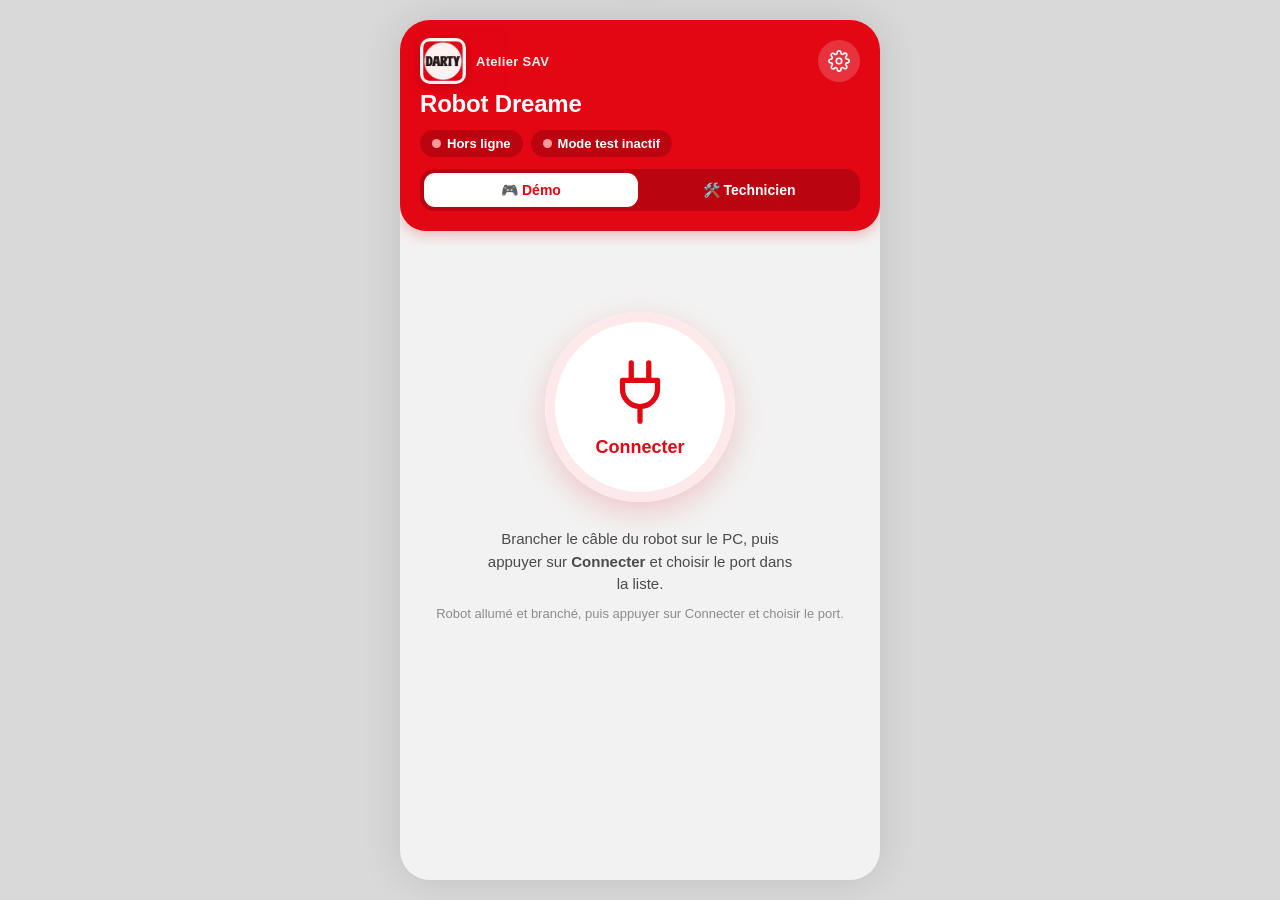
<file: demo_robot.html>
<!DOCTYPE html>
<html lang="fr">
<head>
<meta charset="UTF-8">
<meta name="viewport" content="width=device-width, initial-scale=1.0, viewport-fit=cover">
<meta name="theme-color" content="#E30613">
<title>Démo robot – Atelier SAV</title>
<style>
  :root {
    --red: #E30613; --red-dark: #B8050F; --red-soft: #FDE8EA;
    --yellow: #F5B400; --yellow-soft: #FFF4D1;
    --ink: #1A1A1A; --ink-2: #4A4A4A; --muted: #8C8C8C;
    --bg: #F2F2F2; --card: #FFFFFF; --line: #E4E4E4;
    --ok: #1E9E5A;
    --radius: 22px;
    --shadow: 0 2px 10px rgba(0,0,0,.06), 0 1px 2px rgba(0,0,0,.05);
  }
  * { box-sizing: border-box; -webkit-tap-highlight-color: transparent; }
  html, body { margin: 0; height: 100%; overflow: hidden; }
  body {
    font-family: "Segoe UI", Roboto, "Helvetica Neue", Arial, sans-serif;
    background: #D9D9D9; color: var(--ink);
    display: flex; justify-content: center;
    user-select: none;
  }
  .phone {
    width: 100%; max-width: 480px; height: 100vh; height: 100dvh; background: var(--bg);
    position: relative; display: flex; flex-direction: column; overflow: hidden;
    box-shadow: 0 0 40px rgba(0,0,0,.12);
  }

  /* ---------- Barre d'application ---------- */
  .appbar {
    background: var(--red); color: #fff; padding: 18px 20px 20px;
    border-radius: 0 0 26px 26px; position: relative; z-index: 20; flex-shrink: 0;
    box-shadow: 0 4px 14px rgba(227,6,19,.25);
  }
  .appbar-top { display: flex; align-items: center; justify-content: space-between; }
  .brand { font-size: 13px; font-weight: 700; letter-spacing: .3px; opacity: .95; display: flex; align-items: center; gap: 10px; }
  .brand img { width: 46px; height: 46px; border-radius: 10px; background: #fff; padding: 3px; box-shadow: 0 2px 8px rgba(0,0,0,.18); }
  .brand span { color: var(--yellow); }
  .appbar h1 { margin: 6px 0 12px; font-size: 24px; font-weight: 800; letter-spacing: -.2px; }
  .icon-btn { width: 42px; height: 42px; border-radius: 50%; border: none; background: rgba(255,255,255,.18); color: #fff; display: grid; place-items: center; cursor: pointer; }
  .icon-btn svg { width: 22px; height: 22px; }
  .pills { display: flex; gap: 8px; flex-wrap: wrap; }
  .pill { display: inline-flex; align-items: center; gap: 6px; background: rgba(0,0,0,.18); color: #fff; font-size: 13px; font-weight: 600; padding: 6px 12px; border-radius: 20px; }
  .pill i { width: 9px; height: 9px; border-radius: 50%; background: #FF9A9A; display: inline-block; }
  .pill.on { background: var(--yellow); color: var(--ink); }
  .pill.on i { background: var(--ok); }
  .pill.sleep { background: #FF8A00; color: #fff; }
  .pill.sleep i { background: #fff; animation: pulse 1s infinite; }
  .appbar-top .right { display: flex; gap: 8px; }
  .icon-btn.spin svg { animation: spin .8s linear infinite; }

  main { flex: 1; min-height: 0; overflow-y: auto; -webkit-overflow-scrolling: touch; padding: 18px 16px 18px; }

  /* ---------- Écran de connexion ---------- */
  .connect-screen { display: flex; flex-direction: column; align-items: center; text-align: center; padding-top: 7vh; }
  .big-connect {
    width: 190px; height: 190px; border-radius: 50%; border: none; cursor: pointer;
    background: var(--card); color: var(--red); box-shadow: 0 10px 30px rgba(227,6,19,.18), inset 0 0 0 10px var(--red-soft);
    display: flex; flex-direction: column; align-items: center; justify-content: center; gap: 10px;
    font-size: 18px; font-weight: 800; transition: transform .12s;
  }
  .big-connect:active { transform: scale(.96); }
  .big-connect svg { width: 70px; height: 70px; }
  .big-connect.busy svg { animation: pulse 1s infinite; }
  .connect-screen p { color: var(--ink-2); font-size: 15px; line-height: 1.5; max-width: 320px; margin: 26px 0 0; }
  .connect-screen small { color: var(--muted); font-size: 13px; margin-top: 10px; display: block; }

  /* ---------- Puissance ---------- */
  .power { background: var(--card); border-radius: 18px; padding: 6px; display: grid; grid-template-columns: repeat(3, 1fr); gap: 6px; box-shadow: var(--shadow); margin-bottom: 22px; }
  .power button { border: none; background: transparent; border-radius: 14px; padding: 12px 4px; font-size: 15px; font-weight: 700; color: var(--ink-2); cursor: pointer; display: flex; flex-direction: column; align-items: center; gap: 2px; }
  .power button small { font-weight: 500; font-size: 11.5px; color: var(--muted); }
  .power button.active { background: var(--ink); color: #fff; }
  .power button.active small { color: var(--yellow); }

  /* ---------- Tuiles ---------- */
  .sec-title { font-size: 13px; font-weight: 800; text-transform: uppercase; letter-spacing: .8px; color: var(--muted); margin: 6px 6px 12px; }
  .grid { display: grid; grid-template-columns: repeat(2, 1fr); gap: 14px; margin-bottom: 26px; }
  .tile {
    background: var(--card); border: none; border-radius: var(--radius); box-shadow: var(--shadow);
    padding: 20px 10px 16px; cursor: pointer; display: flex; flex-direction: column; align-items: center; gap: 10px;
    min-height: 168px; position: relative; transition: transform .12s, background .2s, box-shadow .2s; font-family: inherit;
  }
  .tile:active { transform: scale(.95); }
  .tile .ico { width: 78px; height: 78px; border-radius: 50%; background: var(--red-soft); color: var(--red); display: grid; place-items: center; transition: background .2s, color .2s; }
  .tile .ico svg { width: 44px; height: 44px; }
  .tile .name { font-size: 15.5px; font-weight: 700; color: var(--ink); text-align: center; line-height: 1.2; }
  .tile .val { font-size: 12.5px; color: var(--muted); font-weight: 600; min-height: 16px; text-align: center; font-variant-numeric: tabular-nums; }
  .tile .more { position: absolute; top: 12px; right: 14px; color: var(--muted); font-size: 18px; line-height: 1; }
  .tile.on { background: var(--red); box-shadow: 0 8px 22px rgba(227,6,19,.32); }
  .tile.on .ico { background: #fff; color: var(--red); }
  .tile.on .name { color: #fff; }
  .tile.on .val { color: var(--yellow); }
  .tile.on .more { color: rgba(255,255,255,.8); }
  .tile.on.spin .ico svg { animation: spin 1.1s linear infinite; }
  .tile.pending { opacity: .6; pointer-events: none; }
  .tile.error { animation: shake .4s; }
  .tile:disabled { opacity: .45; }

  /* ---------- Bouton STOP ---------- */
  .stop-wrap { flex-shrink: 0; padding: 10px 16px 10px; background: var(--bg); display: none; }
  .tabbar { flex-shrink: 0; display: none; grid-template-columns: repeat(4, 1fr); background: var(--card); border-top: 1px solid var(--line); padding: 6px 6px calc(8px + env(safe-area-inset-bottom)); }
  .tabbar button { border: none; background: transparent; display: flex; flex-direction: column; align-items: center; gap: 4px; padding: 8px 2px; font: inherit; font-size: 12px; font-weight: 700; color: var(--muted); cursor: pointer; border-radius: 14px; position: relative; }
  .tabbar button svg { width: 30px; height: 30px; }
  .tabbar button.active { color: var(--red); background: var(--red-soft); }
  .tabbar button .badge { position: absolute; top: 6px; right: 22%; min-width: 18px; height: 18px; border-radius: 9px; background: var(--red); color: #fff; font-size: 11px; line-height: 18px; display: none; }
  .tabbar button .badge.show { display: block; }
  .stop-btn { width: 100%; height: 62px; border: none; border-radius: 35px; background: var(--ink); color: #fff; font-size: 19px; font-weight: 800; letter-spacing: .5px; display: flex; align-items: center; justify-content: center; gap: 12px; cursor: pointer; box-shadow: 0 8px 22px rgba(0,0,0,.28); }
  .stop-btn:active { transform: scale(.98); }
  .stop-btn.busy { background: var(--red); }
  .stop-btn.busy .sq { background: #fff; animation: pulse .6s infinite; }
  .stop-btn .sq { width: 22px; height: 22px; border-radius: 4px; background: var(--red); }

  /* ---------- Feuille du bas ---------- */
  .overlay { position: fixed; inset: 0; background: rgba(0,0,0,.4); z-index: 40; opacity: 0; pointer-events: none; transition: opacity .2s; }
  .overlay.show { opacity: 1; pointer-events: auto; }
  .sheet { position: fixed; left: 50%; bottom: 0; width: 100%; max-width: 480px; background: var(--card); border-radius: 28px 28px 0 0; z-index: 41; padding: 12px 20px calc(24px + env(safe-area-inset-bottom)); transform: translate(-50%, 105%); transition: transform .25s ease; max-height: 88vh; overflow-y: auto; }
  .sheet.show { transform: translate(-50%, 0); }
  .grab { width: 44px; height: 5px; border-radius: 3px; background: var(--line); margin: 0 auto 14px; }
  .sheet h2 { margin: 0 0 4px; font-size: 21px; font-weight: 800; }
  .sheet .sub { color: var(--muted); font-size: 14px; margin-bottom: 18px; min-height: 18px; font-variant-numeric: tabular-nums; }
  .sheet .sub.live { color: var(--red); font-weight: 700; }
  .acts { display: grid; grid-template-columns: repeat(2, 1fr); gap: 12px; }
  .act { border: none; border-radius: 20px; background: var(--bg); padding: 18px 8px; font-size: 15px; font-weight: 700; color: var(--ink); display: flex; flex-direction: column; align-items: center; gap: 8px; cursor: pointer; font-family: inherit; }
  .act:active { transform: scale(.96); }
  .act svg { width: 40px; height: 40px; color: var(--red); }
  .act.stop { background: var(--ink); color: #fff; }
  .act.stop svg { color: var(--red); }
  .act.wide { grid-column: span 2; }
  .act .dot { width: 40px; height: 40px; border-radius: 50%; border: 3px solid var(--line); }

  .dpad { display: grid; grid-template-columns: repeat(3, 1fr); grid-template-rows: repeat(3, 84px); gap: 10px; max-width: 320px; margin: 0 auto; }
  .dpad .act { padding: 0; justify-content: center; }
  .dpad .act svg { width: 44px; height: 44px; }

  .settings-row { display: flex; align-items: center; justify-content: space-between; gap: 12px; padding: 14px 0; border-bottom: 1px solid var(--line); font-size: 15px; }
  .settings-row select, .settings-row button { font: inherit; font-size: 14px; padding: 9px 14px; border-radius: 12px; border: 1px solid var(--line); background: var(--bg); color: var(--ink); cursor: pointer; }
  .settings-row button.danger { background: var(--red); color: #fff; border-color: var(--red); }
  #log { margin-top: 14px; height: 36vh; overflow-y: auto; background: #111; color: #cfd6e3; border-radius: 14px; padding: 10px; font: 11.5px Consolas, monospace; white-space: pre-wrap; word-break: break-all; user-select: text; }
  #log .tx { color: #7cc4ff; } #log .rx { color: #7fe0a8; } #log .err { color: #ff8a8a; } #log .info { color: #9aa3b2; }

  /* ---------- Toast ---------- */
  .toast { position: fixed; top: 16px; left: 50%; transform: translate(-50%, calc(-100% - 40px)); background: var(--ink); color: #fff; padding: 12px 18px; border-radius: 16px; font-size: 14px; font-weight: 600; z-index: 60; transition: transform .25s; max-width: 90%; text-align: center; box-shadow: 0 8px 22px rgba(0,0,0,.25); }
  .toast.show { transform: translate(-50%, 0); }
  .toast.err { background: var(--red); }

  @keyframes spin { to { transform: rotate(360deg); } }
  @keyframes pulse { 50% { transform: scale(.88); opacity: .6; } }
  @keyframes shake { 20%, 60% { transform: translateX(-6px); } 40%, 80% { transform: translateX(6px); } }
  @media (min-width: 520px) { body { padding: 20px 0; } .phone { height: calc(100vh - 40px); border-radius: 30px; } }
  /* ---------- Sélecteur de mode ---------- */
  .modeswitch { display: grid; grid-template-columns: 1fr 1fr; gap: 4px; background: rgba(0,0,0,.18); border-radius: 14px; padding: 4px; margin-top: 12px; }
  .modeswitch button { border: none; background: transparent; color: #fff; font: inherit; font-size: 14px; font-weight: 700; padding: 9px 6px; border-radius: 11px; cursor: pointer; }
  .modeswitch button.active { background: #fff; color: var(--red); }
  body.tech .phone { max-width: 760px; }
  body.tech .sheet { max-width: 760px; }
  body.tech #screenMain, body.tech #tabbar { display: none !important; }
  body:not(.tech) #screenTech { display: none !important; }

  /* ---------- Écran technicien ---------- */
  .tcard { background: var(--card); border-radius: 18px; box-shadow: var(--shadow); padding: 16px; margin-bottom: 14px; }
  .tcard h3 { margin: 0 0 12px; font-size: 15px; font-weight: 800; display: flex; align-items: center; gap: 8px; }
  .tcard h3 .sp { flex: 1; }
  .tbtn { border: none; border-radius: 12px; padding: 10px 14px; font: inherit; font-size: 14px; font-weight: 700; cursor: pointer; background: var(--bg); color: var(--ink); }
  .tbtn.red { background: var(--red); color: #fff; }
  .tbtn.dark { background: var(--ink); color: #fff; }
  .tbtn:disabled { opacity: .45; cursor: not-allowed; }
  .tbtn.big { width: 100%; padding: 16px; font-size: 17px; border-radius: 16px; }
  .idgrid { display: grid; grid-template-columns: repeat(auto-fill, minmax(150px, 1fr)); gap: 8px 14px; font-size: 13px; }
  .idgrid div span { display: block; color: var(--muted); font-size: 11.5px; font-weight: 700; text-transform: uppercase; letter-spacing: .4px; }
  .idgrid div b { font-size: 14.5px; font-variant-numeric: tabular-nums; word-break: break-all; }
  .cfgrow { display: flex; align-items: center; justify-content: space-between; gap: 10px; padding: 8px 0; border-bottom: 1px solid var(--line); font-size: 14px; }
  .cfgrow:last-child { border-bottom: none; }
  .seg { display: inline-flex; background: var(--bg); border-radius: 10px; padding: 3px; gap: 3px; }
  .seg button { border: none; background: transparent; font: inherit; font-size: 13px; font-weight: 700; padding: 6px 10px; border-radius: 8px; cursor: pointer; color: var(--ink-2); }
  .seg button.on { background: var(--ink); color: #fff; }
  .progress { height: 8px; background: var(--bg); border-radius: 4px; overflow: hidden; margin: 12px 0 4px; }
  .progress div { height: 100%; width: 0; background: var(--red); transition: width .3s; }
  .verdict { margin-top: 12px; padding: 14px; border-radius: 14px; font-weight: 800; font-size: 16px; text-align: center; display: none; }
  .verdict.ok { display: block; background: #E3F5EB; color: var(--ok); }
  .verdict.nok { display: block; background: var(--red-soft); color: var(--red); }
  .tlist { display: flex; flex-direction: column; }
  .trow { display: grid; grid-template-columns: 30px 1fr auto; gap: 10px; align-items: center; padding: 10px 2px; border-bottom: 1px solid var(--line); }
  .trow:last-child { border-bottom: none; }
  .trow .st { font-size: 20px; text-align: center; }
  .trow .nm { font-weight: 700; font-size: 14.5px; }
  .trow .dt { font-size: 12.5px; color: var(--ink-2); margin-top: 2px; white-space: pre-line; font-variant-numeric: tabular-nums; }
  .trow .cr { font-size: 11.5px; color: var(--muted); margin-top: 2px; }
  .trow.run { background: var(--yellow-soft); border-radius: 10px; }
  .trow .go { width: 40px; height: 40px; border-radius: 50%; border: none; background: var(--red-soft); color: var(--red); font-size: 16px; cursor: pointer; }
  .trow .go:disabled { opacity: .4; cursor: not-allowed; }
  .livebar { display: flex; gap: 6px; flex-wrap: wrap; margin-bottom: 12px; }
  .livebar button.on { background: var(--red); color: #fff; }
  .livegrid { display: grid; grid-template-columns: repeat(auto-fill, minmax(120px, 1fr)); gap: 8px; }
  .lv { background: var(--bg); border-radius: 12px; padding: 10px; }
  .lv span { display: block; font-size: 11.5px; color: var(--muted); font-weight: 700; }
  .lv b { font-size: 18px; font-variant-numeric: tabular-nums; }
  .lv.hot { background: var(--yellow-soft); }
  .lv.act { background: var(--red); color: #fff; }
  .lv.act span { color: #fff; }
  .lv .bar { height: 6px; background: #ddd; border-radius: 3px; margin-top: 6px; overflow: hidden; }
  .lv .bar i { display: block; height: 100%; background: var(--red); }
  .tform { display: grid; grid-template-columns: 1fr 1fr; gap: 10px; }
  .tform label { font-size: 12px; font-weight: 700; color: var(--muted); display: flex; flex-direction: column; gap: 4px; }
  .tform input, .tform textarea { font: inherit; font-size: 14px; padding: 9px 11px; border-radius: 10px; border: 1px solid var(--line); background: var(--bg); color: var(--ink); }
  .tform .full { grid-column: span 2; }
  .tactions { display: flex; gap: 10px; margin-top: 12px; flex-wrap: wrap; }
  .tactions .tbtn { flex: 1; }
  /* invite d'action manuelle */
  .mp-icons { display: flex; gap: 12px; justify-content: center; margin: 14px 0; }
  .mp-icons div { flex: 1; max-width: 150px; background: var(--bg); border-radius: 16px; padding: 14px 8px; text-align: center; font-weight: 700; font-size: 14px; }
  .mp-icons div.ok { background: #E3F5EB; color: var(--ok); }
  .mp-icons div i { display: block; font-style: normal; font-size: 26px; margin-bottom: 4px; }
  .mp-count { text-align: center; color: var(--muted); font-size: 13px; margin-top: 6px; }
  @media (max-width: 520px) { .tform { grid-template-columns: 1fr; } .tform .full { grid-column: span 1; } }
</style>
</head>
<body>
<div class="phone">

  <header class="appbar">
    <div class="appbar-top">
      <div class="brand"><img src="[data-uri]" alt="Darty">Atelier SAV</div>
      <div class="right">
      <button class="icon-btn" id="btnRestart" aria-label="Reconnecter" title="Reconnecter le robot" style="display:none"><svg viewBox="0 0 24 24" fill="none" stroke="currentColor" stroke-width="2" stroke-linecap="round" stroke-linejoin="round"><path d="M21 4v6h-6"/><path d="M20.5 10A9 9 0 1 0 18 18.4"/></svg></button>
      <button class="icon-btn" id="btnSettings" aria-label="Réglages"><svg viewBox="0 0 24 24" fill="none" stroke="currentColor" stroke-width="1.8" stroke-linecap="round" stroke-linejoin="round"><circle cx="12" cy="12" r="3"/><path d="M19.4 15a1.7 1.7 0 0 0 .3 1.8l.1.1a2 2 0 1 1-2.8 2.8l-.1-.1a1.7 1.7 0 0 0-1.8-.3 1.7 1.7 0 0 0-1 1.5V21a2 2 0 1 1-4 0v-.1a1.7 1.7 0 0 0-1.1-1.5 1.7 1.7 0 0 0-1.8.3l-.1.1a2 2 0 1 1-2.8-2.8l.1-.1a1.7 1.7 0 0 0 .3-1.8 1.7 1.7 0 0 0-1.5-1H3a2 2 0 1 1 0-4h.1a1.7 1.7 0 0 0 1.5-1.1 1.7 1.7 0 0 0-.3-1.8l-.1-.1a2 2 0 1 1 2.8-2.8l.1.1a1.7 1.7 0 0 0 1.8.3H9a1.7 1.7 0 0 0 1-1.5V3a2 2 0 1 1 4 0v.1a1.7 1.7 0 0 0 1 1.5 1.7 1.7 0 0 0 1.8-.3l.1-.1a2 2 0 1 1 2.8 2.8l-.1.1a1.7 1.7 0 0 0-.3 1.8V9a1.7 1.7 0 0 0 1.5 1H21a2 2 0 1 1 0 4h-.1a1.7 1.7 0 0 0-1.5 1z"/></svg></button>
      </div>
    </div>
    <h1>Robot Dreame</h1>
    <div class="pills">
      <span class="pill" id="pillConn"><i></i><b>Hors ligne</b></span>
      <span class="pill" id="pillFct"><i></i><b>Mode test inactif</b></span>
      <span class="pill on" id="pillBatt" style="display:none">🔋 <b>— V</b></span>
      <span class="pill on" id="pillPad" style="display:none;cursor:pointer">🎮 <b>Manette</b></span>
    </div>
    <div class="modeswitch" id="modeSwitch"><button data-m="demo" class="active">🎮 Démo</button><button data-m="tech">🛠️ Technicien</button></div>
  </header>

  <main>
    <section class="connect-screen" id="screenConnect">
      <button class="big-connect" id="btnConnect">
        <svg viewBox="0 0 24 24" fill="none" stroke="currentColor" stroke-width="1.8" stroke-linecap="round" stroke-linejoin="round"><path d="M9 2v6M15 2v6M6 8h12v3a6 6 0 0 1-12 0V8zM12 17v5"/></svg>
        Connecter
      </button>
      <p>Brancher le câble du robot sur le PC, puis appuyer sur <b>Connecter</b> et choisir le port dans la liste.</p>
      <small id="connectHint">Chrome ou Edge sur ordinateur</small>
    </section>

    <section id="screenMain" style="display:none">
      <div class="power" id="power">
        <button data-p="0">Doux<small>faible</small></button>
        <button data-p="1" class="active">Normal<small>standard</small></button>
        <button data-p="2">Fort<small>maximum</small></button>
      </div>
      <div id="tiles"></div>
    </section>
    <section id="screenTech" style="display:none">
      <div class="tcard">
        <h3>🤖 Robot <span class="sp"></span><button class="tbtn" id="btnIdent">Lire l'identité</button></h3>
        <div class="idgrid">
          <div><span>N° de série</span><b id="idSn">—</b></div>
          <div><span>Projet</span><b id="idProj">—</b></div>
          <div><span>Version</span><b id="idVer">—</b></div>
          <div><span>Git</span><b id="idGit">—</b></div>
          <div><span>Batterie</span><b id="idBatt">—</b></div>
          <div><span>Température</span><b id="idTemp">—</b></div>
          <div><span>Charge</span><b id="idCharge">—</b></div>
          <div><span>Consommation</span><b id="idDis">—</b></div>
        </div>
      </div>

      <div class="tcard">
        <h3>⚙️ Configuration du modèle</h3>
        <div class="cfgrow"><span>Serpillière</span><div class="seg" data-cfg="mop"><button data-v="roller">Rouleau</button><button data-v="disc">Disques</button><button data-v="none">Aucune</button></div></div>
        <div class="cfgrow"><span>Laser (LDS) relevable</span><div class="seg" data-cfg="ldsLift"><button data-v="yes">Oui</button><button data-v="no">Non</button></div></div>
        <div class="cfgrow"><span>Brosse latérale montée</span><div class="seg" data-cfg="side"><button data-v="yes">Oui</button><button data-v="no">Non</button></div></div>
      </div>

      <div class="tcard">
        <h3>🧪 Test complet <span class="sp"></span><span id="autoCount" style="font-size:13px;color:var(--muted)"></span></h3>
        <button class="tbtn red big" id="btnAuto">▶ Lancer le test complet</button>
        <div class="progress"><div id="autoBar"></div></div>
        <div class="verdict" id="autoVerdict"></div>
        <div class="tlist" id="testList"></div>
      </div>

      <div class="tcard">
        <h3>📡 Mesures en direct</h3>
        <div class="livebar" id="liveBar"></div>
        <div class="livegrid" id="liveGrid"><div style="grid-column:1/-1;color:var(--muted);font-size:13px">Choisir un groupe de capteurs à observer.</div></div>
      </div>

      <div class="tcard">
        <h3>📄 Rapport de contrôle</h3>
        <div class="tform">
          <label>Technicien<input id="rpTech" autocomplete="off"></label>
          <label>N° dossier / commande<input id="rpFile" autocomplete="off"></label>
          <label class="full">Remarques<textarea id="rpNote" rows="2"></textarea></label>
        </div>
        <div class="tactions">
          <button class="tbtn dark" id="btnReport">⬇ Télécharger le rapport</button>
          <button class="tbtn" id="btnPrint">🖨 Imprimer</button>
        </div>
      </div>
    </section>
  </main>

  <div class="stop-wrap" id="stopWrap">
    <button class="stop-btn" id="btnStop"><span class="sq"></span>TOUT ARRÊTER<small style="font-size:12px;font-weight:600;opacity:.75;margin-left:4px">+ déconnecter</small></button>
  </div>
  <nav class="tabbar" id="tabbar"></nav>
</div>

<div class="overlay" id="overlay"></div>
<div class="sheet" id="sheet"><div class="grab"></div><div id="sheetBody"></div></div>
<div class="toast" id="toast"></div>

<script>
/* =========================================================================
   ICÔNES (SVG, trait)
   ========================================================================= */
const S = p => `<svg viewBox="0 0 24 24" fill="none" stroke="currentColor" stroke-width="1.8" stroke-linecap="round" stroke-linejoin="round">${p}</svg>`;
const ICON = {
  fan: S(`<circle cx="12" cy="12" r="9.5"/><circle cx="12" cy="12" r="1.6" fill="currentColor"/><path d="M12 10.4C11 7.5 11.6 4.6 13.9 4.3c2.4-.3 3.3 2.6 1.4 4.3-1 .9-2.2 1.5-3.3 1.8z"/><path d="M13.4 12.8c3-.6 5.8.4 5.9 2.7.1 2.4-2.9 3-4.3 1-.8-1.1-1.3-2.4-1.6-3.7z"/><path d="M10.6 12.8c-2 2.3-4.8 3.2-6.3 1.4-1.5-1.9.6-4 2.9-3.4 1.3.3 2.5 1.1 3.4 2z"/>`),
  brush: S(`<rect x="3" y="8" width="18" height="8" rx="4"/><path d="M7 8.5l2.5 7M11 8.5l2.5 7M15 8.5l2.5 7"/>`),
  side: S(`<circle cx="12" cy="12" r="2.2"/><path d="M12 9.8V3M13.9 10.9l5.8-3.4M13.9 13.1l5.8 3.4M12 14.2V21M10.1 13.1l-5.8 3.4M10.1 10.9L4.3 7.5"/>`),
  roller: S(`<rect x="2.5" y="7" width="19" height="10" rx="5"/><circle cx="7.5" cy="12" r="2"/><circle cx="16.5" cy="12" r="2"/><path d="M9.5 12h5"/>`),
  mop: S(`<circle cx="7" cy="12" r="5"/><circle cx="17" cy="12" r="5"/><circle cx="7" cy="12" r="1.6"/><circle cx="17" cy="12" r="1.6"/>`),
  drop: S(`<path d="M12 3c3 4.2 6 7.4 6 11a6 6 0 0 1-12 0c0-3.6 3-6.8 6-11z"/><path d="M9.5 14.5a2.5 2.5 0 0 0 2.5 2.5"/>`),
  air: S(`<path d="M3 8.5h10a3 3 0 1 0-3-3"/><path d="M3 15.5h14a3 3 0 1 1-3 3"/><path d="M3 12h16"/>`),
  lds: S(`<circle cx="12" cy="12" r="3"/><path d="M12 12l6-6"/><path d="M5.6 5.6a9 9 0 1 0 12.8 0"/>`),
  wheel: S(`<circle cx="12" cy="12" r="8.5"/><circle cx="12" cy="12" r="2.5"/><path d="M12 3.5v6M12 14.5v6M3.5 12h6M14.5 12h6"/>`),
  lift: S(`<path d="M12 3v18M7 8l5-5 5 5M7 16l5 5 5-5"/>`),
  extend: S(`<path d="M3 12h18M8 7l-5 5 5 5M16 7l5 5-5 5"/>`),
  wlift: S(`<circle cx="12" cy="16" r="5"/><circle cx="12" cy="16" r="1.5"/><path d="M12 8V2M8.5 5.5L12 2l3.5 3.5"/>`),
  battery: S(`<rect x="2.5" y="7" width="17" height="10" rx="2"/><path d="M21.5 10.5v3"/><path d="M6 10v4M9.5 10v4"/>`),
  chip: S(`<rect x="6" y="6" width="12" height="12" rx="2"/><rect x="9.5" y="9.5" width="5" height="5" rx="1"/><path d="M9 2.5v3M15 2.5v3M9 18.5v3M15 18.5v3M2.5 9h3M2.5 15h3M18.5 9h3M18.5 15h3"/>`),
  led: S(`<path d="M9 18h6M10 21h4"/><path d="M12 3a6 6 0 0 0-3.5 10.9c.6.4 1 1.1 1 1.9V16h5v-.2c0-.8.4-1.5 1-1.9A6 6 0 0 0 12 3z"/>`),
  up: S(`<path d="M12 19V5M5 12l7-7 7 7"/>`),
  down: S(`<path d="M12 5v14M5 12l7 7 7-7"/>`),
  left: S(`<path d="M19 12H5M12 5l-7 7 7 7"/>`),
  right: S(`<path d="M5 12h14M12 5l7 7-7 7"/>`),
  rotL: S(`<path d="M3 4v6h6"/><path d="M3.5 10A9 9 0 1 1 6 18.4"/>`),
  rotR: S(`<path d="M21 4v6h-6"/><path d="M20.5 10A9 9 0 1 0 18 18.4"/>`),
  stop: S(`<rect x="6" y="6" width="12" height="12" rx="2" fill="currentColor"/>`),
  out: S(`<path d="M4 12h14M13 7l5 5-5 5M4 5v14"/>`),
  in: S(`<path d="M20 12H6M11 7l-5 5 5 5M20 5v14"/>`),
};

/* =========================================================================
   PROTOCOLE (voir protocole_FCT_dreame.md)
   ========================================================================= */
const RESP = { C: "R", D: "A", S: "Z" };
function F(g, l, p = [], crlf = false) {
  const b = [0x3C, g.charCodeAt(0), l.charCodeAt(0), ...p, 0x3E];
  return new Uint8Array(crlf ? b.concat([0x0D, 0x0A]) : b);
}
const i8 = v => [v & 0xFF];
const i16 = v => [v & 0xFF, (v >> 8) & 0xFF];
const keyOf = b => RESP[String.fromCharCode(b[1])] + String.fromCharCode(b[2]);
const rd16 = (f, i) => { const v = f[i] | (f[i + 1] << 8); return v & 0x8000 ? v - 0x10000 : v; };
const mA = v => v < 0 ? "—" : `${v} mA`;
const DECODE = {
  Zp: f => f.length === 8 ? (rd16(f, 3) < 0 && rd16(f, 5) < 0 ? "Position atteinte ✓" : `Moteur G ${mA(rd16(f, 3))} · D ${mA(rd16(f, 5))}`) : null,
  RB: f => f.length === 12 ? `${Math.round((Math.abs(rd16(f, 3)) + Math.abs(rd16(f, 5))) / 2)} mm/s · ${mA(rd16(f, 7))} / ${mA(rd16(f, 9))}` : null,
  Rk: f => f.length === 8 ? `${rd16(f, 3).toLocaleString("fr-FR")} tr/min · ${mA(rd16(f, 5))}` : null,
  RF: f => f.length === 6 ? mA(rd16(f, 3)) : null,
  RD: f => f.length === 6 ? mA(rd16(f, 3)) : null,
  Rx: f => f.length === 6 ? mA(rd16(f, 3)) : null,
  AC: f => f.length === 8 ? `${mA(rd16(f, 3))} / ${mA(rd16(f, 5))}` : null,
  AP: f => f.length === 6 ? `Levage ${mA(rd16(f, 3))}` : null,
};

/* =========================================================================
   ORGANES
   toggle : un appui = marche, un second = arrêt ; levels = puissance Doux/Normal/Fort
   sheet  : ouvre un panneau de gros boutons
   ========================================================================= */
let power = 1;
/* LED du LDS : <CN 00 cc>, cc = 01 rouge, 02 vert, 04 bleu, 00 éteint. Réponse normale : <RN 00>.
   Vérifié sur le robot le 14/10/2026 : les mélanges (03, 05, 06, 07) ne s'affichent pas. */
const LDS_COLORS = [
  { name: "Rouge", code: 1, css: "#E30613" }, { name: "Vert", code: 2, css: "#1E9E5A" }, { name: "Bleu", code: 4, css: "#1E6FE3" },
  { name: "Éteint", code: 0, css: "#333" },
];
/* Animations. La LED n'a que 8 états (bits R/V/B) :
   - seq  : enchaînement de couleurs (les mélanges intermédiaires adoucissent les transitions)
   - pwm  : fondu simulé par allumage/extinction rapide (modulation sigma-delta), expérimental */
const ANIMS = {
  rainbow: { name: "🌈 Ronde RVB", seq: [1, 2, 4], ms: 450 },
  flame:   { name: "🔥 Flamme", seq: [1, 1, 0, 1, 1, 1, 0, 1, 0, 1, 1], ms: 90 },
  ocean:   { name: "🌊 Vague", seq: [4, 4, 2, 4, 4, 0], ms: 300 },
  police:  { name: "🚨 Gyrophare", seq: [1, 1, 0, 4, 4, 0], ms: 110 },
  breathe: { name: "💙 Respiration (expérimental)", pwm: { color: 4, period: 3000 } },
  breatheRgb: { name: "🎨 Fondu couleurs (expérimental)", pwm: { cycle: [1, 2, 4], period: 2600 } },
};
let animT = null, animName = null;
function startAnim(name) {
  stopAnim();
  const a = ANIMS[name]; animName = name;
  if (a.seq) {
    let i = 0;
    const step = () => send(F("C", "N", [0, a.seq[i++ % a.seq.length]]), "", true);
    step(); animT = setInterval(step, a.ms);
  } else {
    // Fondu simulé : tick de 12 ms, luminosité en cosinus, trame envoyée seulement au changement d'état
    const t0 = performance.now(); let acc = 0, last = -1, sent = 0, winStart = t0;
    animT = setInterval(() => {
      const t = performance.now() - t0, P = a.pwm.period;
      const duty = (1 - Math.cos(2 * Math.PI * (t % P) / P)) / 2;
      const color = a.pwm.cycle ? a.pwm.cycle[Math.floor(t / P) % a.pwm.cycle.length] : a.pwm.color;
      acc += duty; let code = 0;
      if (acc >= 1) { acc -= 1; code = color; }
      if (performance.now() - winStart > 1000) { winStart = performance.now(); sent = 0; }
      if (code !== last && sent < 60) { last = code; sent++; send(F("C", "N", [0, code]), "", true); }  // max 60 trames/s
    }, 12);
  }
  toast(a.name);
}
function stopAnim() { if (animT) clearInterval(animT); animT = null; animName = null; }
const DEVICES = [
  { id: "fan", sec: "Aspiration", name: "Aspiration", icon: "fan", spin: true, levels: [55, 80, 110],
    on: v => F("C", "G", i8(v)), off: () => F("C", "G", [0]), query: () => F("C", "k", [0x20], true) },
  { id: "roller", sec: "Aspiration", name: "Brosse principale", icon: "brush", spin: false, levels: [55, 80, 110],
    on: v => F("C", "E", i8(v)), off: () => F("C", "E", [0]), query: () => F("C", "F", [0x20], true) },
  { id: "side", sec: "Aspiration", name: "Brosse latérale", icon: "side", spin: true, levels: [55, 80, 125],
    on: v => F("C", "C", i8(v)), off: () => F("C", "C", [0]), query: () => F("C", "D", [0x01], true) },
  { id: "sideExt", sec: "Aspiration", name: "Bras brosse latérale", icon: "extend", sheet: [
      { label: "Sortir", icon: "out", build: () => F("D", "M", i16(8000)) },
      { label: "Rentrer", icon: "in", build: () => F("D", "M", i16(-8000)) },
      { label: "Arrêt", icon: "stop", stop: true, wide: true, build: () => F("D", "M", i16(0)) } ] },
  { id: "brushLift", sec: "Aspiration", name: "Levage brosse", icon: "lift", sheet: [
      { label: "Descendre", icon: "down", build: () => F("D", "A", [1]) },
      { label: "Monter", icon: "up", build: () => F("D", "A", [2]) },
      { label: "Arrêt", icon: "stop", stop: true, wide: true, build: () => F("D", "A", [0]) } ] },

  { id: "wheels", sec: "Déplacement", name: "Roues", icon: "wheel", dpad: true, levels: [100, 200, 300],
    query: () => F("C", "B", [0x20], true),
    move: (l, r) => F("C", "A", [...i16(l), ...i16(r)], true), halt: () => F("C", "A", [0, 0, 0, 0]) },

  { id: "wheelLift", sec: "Déplacement", name: "Levage des roues", icon: "wlift", query: () => F("S", "p", [2]),
    note: "Positions 0, 1, 2 capturées ; Lever et Verrou déduits (*)", sheet: [
      { label: "Position 1", icon: "up", poll: true, build: () => F("S", "o", [1]) },
      { label: "Position 2", icon: "up", poll: true, build: () => F("S", "o", [2]) },
      { label: "Position 0", icon: "down", poll: true, wide: true, build: () => F("S", "o", [0]) },
      { label: "Lever *", icon: "up", poll: true, build: () => F("S", "o", [5]) },
      { label: "Verrou *", icon: "stop", poll: true, build: () => F("S", "o", [7]) } ] },

  { id: "mop", sec: "Lavage", name: "Serpillières", icon: "mop", spin: true, levels: [1000, 1600, 4000],
    on: v => F("D", "B", [...i16(v), ...i16(v), 0]), off: () => F("D", "B", [0, 0, 0, 0, 0]), query: () => F("D", "C", [0]) },
  { id: "rollerMotor", sec: "Lavage", name: "Rouleau", icon: "roller", spin: false, levels: [5000, 8000, 12000],
    on: v => F("C", "w", i16(v)), off: () => F("C", "w", i16(0)), query: () => F("C", "x", [0], true) },
  { id: "waterPump", sec: "Lavage", name: "Pompe à eau", icon: "drop",
    on: () => F("C", "I", [1]), off: () => F("C", "I", [0]) },
  { id: "airPump", sec: "Lavage", name: "Pompe à air", icon: "air",
    on: () => F("D", "H", [3]), off: () => F("D", "H", [0]) },

  { id: "ldsMotor", sec: "Laser", name: "Laser LDS", icon: "lds", spin: true,
    on: () => F("D", "E", [0x53]), off: () => F("D", "E", [0x45]) },
  { id: "ldsLift", sec: "Laser", name: "Levage laser", icon: "lift", query: () => F("D", "P", [0]), sheet: [
      { label: "Monter", icon: "up", poll: true, build: () => F("D", "O", [1]) },
      { label: "Descendre", icon: "down", poll: true, build: () => F("D", "O", [0]) },
      { label: "Arrêt", icon: "stop", stop: true, wide: true, build: () => F("D", "O", [2]) } ] },
  { id: "led", sec: "Laser", name: "Lumières", icon: "led", sheet: [
      { label: "Start blanc", color: "#FFFFFF", build: () => F("C", "N", [1]) },
      { label: "Start orange", color: "#FF8A00", build: () => F("C", "N", [2]) },
      { label: "Home blanc", color: "#FFFFFF", build: () => F("C", "N", [4]) },
      { label: "Home orange", color: "#FF8A00", build: () => F("C", "N", [8]) },
      { label: "Éteindre", icon: "stop", stop: true, wide: true, build: () => F("C", "N", [0]) } ] },
  { id: "ldsLed", sec: "Laser", name: "Couleur du laser", icon: "led", sheet: [
      ...LDS_COLORS.filter(c => c.code).map(c => ({ label: c.name + (c.hyp ? " *" : ""), color: c.css, build: () => F("C", "N", [0, c.code]) })),
      ...Object.entries(ANIMS).map(([k, a]) => ({ label: a.name, anim: k, icon: "led" })),
      { label: "Éteindre", icon: "stop", stop: true, wide: true, build: () => F("C", "N", [0, 0]) } ] },
];
const SECTIONS = ["Aspiration", "Déplacement", "Lavage", "Laser"];
const byId = Object.fromEntries(DEVICES.map(d => [d.id, d]));
const READ_KEY = {};
DEVICES.forEach(d => { if (d.query) READ_KEY[keyOf(d.query())] = d.id; });

/* =========================================================================
   ÉTAT, JOURNAL, TOAST
   ========================================================================= */
let port = null, reader = null, writer = null, keepReading = false, rxBuf = [];
let linkReadyAt = 0, fctActive = false;
const pending = {}, running = new Set(), readings = {};
let wheelDir = null, sheetDev = null;
const $ = id => document.getElementById(id);
const hex = b => Array.from(b, x => x.toString(16).padStart(2, "0").toUpperCase()).join(" ");
const sleep = ms => new Promise(r => setTimeout(r, ms));
const logLines = [];
function log(kind, text) {
  const d = new Date(), line = `[${d.toTimeString().slice(0, 8)}] ${text}`;
  logLines.push({ kind, line });
  if (logLines.length > 600) logLines.shift();
  const el = $("log");
  if (el) { const div = document.createElement("div"); div.className = kind; div.textContent = line; el.appendChild(div); el.scrollTop = el.scrollHeight; }
}
let toastT;
function toast(msg, err) {
  const t = $("toast"); t.textContent = msg; t.className = "toast show" + (err ? " err" : "");
  clearTimeout(toastT); toastT = setTimeout(() => t.className = "toast" + (err ? " err" : ""), 2600);
}

/* =========================================================================
   SÉRIE
   ========================================================================= */
/* Connexion : copie du logiciel Dreame FCT v3.0 (analysé le 14/10/2026)
   1. fenêtre Chrome de choix du port, à chaque connexion
   2. ouverture 115200 bps, 8 bits, 1 stop, sans parité
   3. une lecture continue ; débranchement → simple passage en « déconnecté »
   Aucune surveillance, aucune reconnexion automatique : rien ne peut déclarer
   le robot déconnecté à tort. Seul ajout : entrée en mode test juste après. */
let lastRx = 0, asleep = false, connecting = false, lastPortInfo = null, reconnectT = null;
async function connect() {
  if (!("serial" in navigator)) { toast("Ouvrir cette page dans Chrome ou Edge sur ordinateur", true); return; }
  if (connecting) return;
  const btn = $("btnConnect");
  let p;
  try { p = await navigator.serial.requestPort(); }             // 1. choix du port (comme Dreame)
  catch (e) { if (e.name !== "NotFoundError") toast("Aucun port choisi", true); return; }
  connecting = true; btn.classList.add("busy");
  $("connectHint").textContent = "Connexion…";
  try {
    if (port) await closePort();                                  // ancien port éventuel
    await openPort(p);                                            // 2. ouverture
  } catch (e) {
    connecting = false; btn.classList.remove("busy"); port = null;
    log("err", "Ouverture : " + e.message);
    $("connectHint").textContent = "Le port est peut-être utilisé par un autre onglet (logiciel Dreame ?) : le fermer puis réessayer.";
    toast("Port indisponible : fermer les autres onglets qui l'utilisent", true);
    return;
  }
  connecting = false; btn.classList.remove("busy");
  await enterFct();                                               // mode test
}
async function openPort(p) {
  await p.open({ baudRate: parseInt(baud, 10), dataBits: 8, stopBits: 1, parity: "none" });
  port = p;
  writer = p.writable.getWriter();
  rxBuf = []; Object.keys(pending).forEach(k => delete pending[k]);
  keepReading = true; readLoop(p);                                // 3. lecture continue
  p.addEventListener("disconnect", onPortLost);
  try { lastPortInfo = p.getInfo(); } catch (_) {}
  setConn(true);
  log("info", `Port ouvert à ${baud} bps.`);
  await sleep(300);
}
let lastFctSent = 0;
async function enterFct(quiet) {
  if (!writer) return false;
  lastFctSent = Date.now();
  const ok = await sendAck(F("S", "A", [0x5F]), "Mode test", quiet ? 2 : 4, true);
  if (!quiet) {
    if (ok) toast("Robot prêt ✓");
    else toast("Le robot ne répond pas : l'allumer, puis toucher « Mode test inactif »", true);
  }
  return ok;
}
async function closePort() {
  keepReading = false;
  try { if (reader) await reader.cancel(); } catch (_) {}
  try { if (reader) reader.releaseLock(); } catch (_) {}
  try { if (writer) writer.releaseLock(); } catch (_) {}
  writer = null; reader = null;
  try { if (port) { port.removeEventListener("disconnect", onPortLost); await port.close(); } } catch (_) {}
}
async function disconnect() {
  await closePort();
  port = null;
  resetState();
  setConn(false); setFct(false);
}
/* Câble débranché (événement « disconnect », comme Dreame) */
function onPortLost() {
  log("err", "Port série perdu (câble débranché ?).");
  keepReading = false; writer = null; reader = null; port = null;
  resetState(); setConn(false); setFct(false);
  $("connectHint").textContent = "Câble débranché. Le rebrancher puis appuyer sur Connecter.";
  toast("Câble du robot débranché", true);
}
/* Remet l'affichage à zéro : plus aucun organe considéré en marche */
function resetState() {
  stopAnim();
  running.clear(); wheelDir = null;
  Object.keys(readings).forEach(k => delete readings[k]);
  renderTiles();
}
async function readLoop(p) {
  // Comme Dreame : on lit tant que le port est ouvert. Seul ajout : après une erreur
  // passagère (parasite sur la ligne), on reprend la lecture au lieu de l'abandonner.
  while (keepReading && port === p && p.readable) {
    reader = p.readable.getReader();
    try { while (true) { const { value, done } = await reader.read(); if (done) break; if (value) onBytes(value); } }
    catch (e) { if (keepReading && e.name !== "AbortError") log("err", "Lecture : " + e.message); }
    finally { try { reader.releaseLock(); } catch (_) {} reader = null; }
  }
}
/* Compatibilité : plus de reconnexion automatique */
function scheduleReconnect() {}
/* Découpage des réponses. Les valeurs peuvent contenir 3C ou 3E (ex. turbine « 52 6B A6 44 3C 05 3E »,
   relevé le 14/10/2026) : on lit donc chaque réponse selon sa longueur connue, et on ne se fie
   aux délimiteurs que pour les réponses de longueur inconnue. */
const FRAME_LEN = {
  RB: 12, Rk: 8, RF: 6, RD: 6, Rx: 6, AC: 8, Ac: 6, RS: 14, Zp: 8, Rq: 8, RO: 22, Rm: 16, RM: 9,
  RA: 5, RC: 5, RE: 5, RG: 5, RI: 5, RN: 5, Rw: 5, RT: 5, AA: 5, AB: 5, AH: 5, AM: 5, AO: 5, AE: 5, ZA: 5, ZB: 5, Zo: 5,
};
function onBytes(chunk) {
  for (const b of chunk) {
    if (!rxBuf.length) { if (b === 0x0D || b === 0x0A) continue; rxBuf.push(b); continue; }
    rxBuf.push(b);
    if (rxBuf[0] === 0x3C) {
      if (rxBuf.length < 3) continue;
      const k2 = String.fromCharCode(rxBuf[1], rxBuf[2]);
      const need = (typeof dynLen !== "undefined" && dynLen[k2]) || FRAME_LEN[k2];
      if (need) {
        if (rxBuf.length < need) continue;
        if (rxBuf[need - 1] === 0x3E) { onFrame(); continue; }
        // longueur attendue mais pas de « > » : trame abîmée, on se recale sur le prochain « < »
        const i = rxBuf.indexOf(0x3C, 1); const rest = i > 0 ? rxBuf.slice(i) : [];
        rxBuf = rxBuf.slice(0, i > 0 ? i : rxBuf.length); onFrame(); rxBuf = rest; continue;
      }
      if (b === 0x3E) onFrame();
      else if (b === 0x3C) { rxBuf.pop(); onFrame(); rxBuf = [0x3C]; }
    } else if (b === 0x0A || b === 0x3C) {
      if (b === 0x3C) { rxBuf.pop(); onFrame(); rxBuf = [0x3C]; } else onFrame();
    }
    if (rxBuf.length > 512) onFrame();
  }
}
const ACK_ANY = new Set(["RN"]);   // LED : le robot répond 00 même quand la commande est appliquée
function onFrame() {
  const f = Uint8Array.from(rxBuf); rxBuf = [];
  if (f.every(b => b === 0x0D || b === 0x0A)) return;
  lastRx = Date.now();
  if (f[0] === 0x2B) {
    log("info", "Lien établi (+Connected), attente 3 s.");
    linkReadyAt = Date.now() + 3000;
    return;
  }
  if (f[0] !== 0x3C || f[f.length - 1] !== 0x3E || f.length < 4) { log("rx", "RX " + hex(f)); return; }
  const key = String.fromCharCode(f[1], f[2]);
  if (f.length === 5 && pending[key]) {
    const ok = f[3] === 0x01 || ACK_ANY.has(key), cb = pending[key]; delete pending[key];
    if (key === "ZA") setFct(ok);
    if (key === "ZB" && ok) setFct(false);
    log("rx", `RX ${hex(f)} ${ok ? "✓" : "✗"}`); cb(ok); return;
  }
  if (waiters[key]) { const w = waiters[key]; delete waiters[key]; w(f); }
  if (key === "RN") return;
  if (key === "RS" && f.length === 14) { setBattery(rd16(f, 7)); techBattery(f); return; }
  const id = READ_KEY[key];
  if (id && DECODE[key]) {
    const txt = DECODE[key](f);
    if (txt) { readings[id] = txt; updateReading(id); }
    return;
  }
  log("rx", "RX " + hex(f));
}
/* =========================================================================
   FILE D'ENVOI — mesures faites sur le robot (14/10/2026) :
   · trames collées (< 10 ms d'écart) : perdues à 80-100 %
   · écart ≥ 25 ms : 100 % acceptées ; réponse du robot en 75-80 ms
   → toutes les trames passent par une file unique, 35 ms minimum entre deux envois.
   Priorité : commandes (boutons, manette, arrêts) avant lectures et animations.
   Les lectures/animations en attente sont remplacées par la plus récente (pas d'embouteillage).
   ========================================================================= */
const TX_GAP = 35;
const txHigh = [], txLow = new Map();
let txBusy = false, lastTxAt = 0;
function send(bytes, tag, quiet) {
  if (!writer) return Promise.resolve(false);
  return new Promise(res => {
    const item = { bytes, tag, quiet, res };
    if (quiet) {                                   // lecture ou animation : basse priorité, la plus récente gagne
      const k = keyOf(bytes);
      const old = txLow.get(k); if (old) old.res(true);
      txLow.set(k, item);
    } else txHigh.push(item);
    pumpTx();
  });
}
async function pumpTx() {
  if (txBusy) return;
  txBusy = true;
  try {
    while (writer && (txHigh.length || txLow.size)) {
      let item;
      if (txHigh.length) item = txHigh.shift();
      else { const k = txLow.keys().next().value; item = txLow.get(k); txLow.delete(k); }
      const wait = lastTxAt + TX_GAP - performance.now();
      if (wait > 0) await sleep(wait);
      if (!writer) { item.res(false); break; }
      try {
        await writer.write(item.bytes);
        lastTxAt = performance.now();
        if (!item.quiet) log("tx", `TX ${hex(item.bytes)}  ${item.tag || ""}`);
        item.res(true);
      } catch (e) { item.res(false); log("err", "Écriture : " + e.message); break; }
    }
  } finally {
    txBusy = false;
    if (!writer) { txHigh.splice(0).forEach(i => i.res(false)); txLow.forEach(i => i.res(false)); txLow.clear(); }
  }
}
function waitAck(key, ms) {
  return new Promise(res => {
    const h = ok => { clearTimeout(t); res(ok); };
    const t = setTimeout(() => { if (pending[key] === h) delete pending[key]; res(null); }, ms);
    pending[key] = h;
  });
}
async function sendAck(bytes, tag, tries = 3, noRecover) {
  const w = linkReadyAt - Date.now(); if (w > 0) await sleep(w);
  const key = keyOf(bytes);
  for (let i = 0; i < tries; i++) {
    const a = waitAck(key, 500);
    if (!(await send(bytes, tag))) return false;
    const ok = await a;
    if (ok !== null) return ok;
    log("err", `Pas de réponse (${tag})${i < tries - 1 ? ", nouvel envoi" : ""}`);
  }
  // Toujours sans réponse : le robot est peut-être sorti du mode test (veille, bouton…).
  // On relance le mode test une fois, puis on renvoie la commande.
  if (!noRecover && key !== "ZA" && key !== "ZB" && writer) {
    log("info", "Relance du mode test puis nouvel essai.");
    setFct(false);
    if (await sendAck(F("S", "A", [0x5F]), "Mode test (relance)", 3, true)) {
      toast("Mode test relancé ✓");
      const a = waitAck(key, 600);
      if (await send(bytes, tag + " (après relance)")) { const ok = await a; if (ok !== null) return ok; }
    } else toast("Le robot ne répond plus : vérifier qu'il est allumé", true);
  }
  return false;
}

/* Lectures : un organe en marche interrogé à tour de rôle toutes les 300 ms */
let pollIdx = 0;
setInterval(() => {
  if (!writer || stopping) return;
  const ids = [...running].filter(id => byId[id].query);
  if (sheetDev && byId[sheetDev].query && !ids.includes(sheetDev) && sheetPoll) ids.push(sheetDev);
  if (!ids.length) return;
  const d = byId[ids[pollIdx++ % ids.length]];
  send(d.query(), "", true);
}, 300);
let sheetPoll = false;

/* Lecture de la batterie toutes les 3 s, uniquement pour l'affichage
   (une absence de réponse ne déclenche plus rien). */
setInterval(() => { if (writer && fctActive && !stopping && !connecting) send(F("C", "S", [1], true), "", true); }, 3000);

/* Bouton ↻ « Reconnecter » : tout arrêter, fermer, puis reconnecter comme au départ */
async function restartAll() {
  if (connecting) return;
  if (writer) { try { await stopAll(true); } catch (_) {} }
  await disconnect();
  connect();
}
function setBattery(cV) {
  const p = $("pillBatt");
  if (!(cV > 500 && cV < 3000)) return;           // valeur incohérente ignorée
  p.style.display = "";
  p.querySelector("b").textContent = (cV / 100).toFixed(2).replace(".", ",") + " V";
}

/* =========================================================================
   INTERFACE
   ========================================================================= */
let baud = "115200";
function setConn(on) {
  $("pillConn").className = "pill" + (on ? (asleep ? " sleep" : " on") : "");
  $("pillConn").querySelector("b").textContent = on ? (asleep ? "Veille – réveil…" : "Connecté") : "Hors ligne";
  $("btnRestart").style.display = on ? "" : "none";
  $("screenConnect").style.display = on ? "none" : "";
  $("screenMain").style.display = on ? "" : "none";
  $("screenTech").style.display = on ? "" : "none";
  $("stopWrap").style.display = on ? "block" : "none";
  $("tabbar").style.display = on ? "grid" : "none";
}
function setFct(on) {
  fctActive = on;
  $("pillFct").className = "pill" + (on ? " on" : "");
  $("pillFct").querySelector("b").textContent = on ? "Mode test actif" : "Mode test inactif";
}
function levelLabel(d) {
  if (!d.levels) return "";
  const v = d.levels[power];
  if (d.id === "wheels") return `${v} mm/s`;
  return v >= 1000 ? `${(v / 1000).toFixed(1).replace(".", ",")} V` : `${(v / 10).toFixed(1).replace(".", ",")} V`;
}
let currentSec = SECTIONS[0];
const SEC_ICON = { "Aspiration": "fan", "Déplacement": "wheel", "Lavage": "drop", "Laser": "lds" };
const SEC_SHORT = { "Aspiration": "Aspiration", "Déplacement": "Roues", "Lavage": "Lavage", "Laser": "Laser" };
function renderTabs() {
  const nav = $("tabbar");
  nav.innerHTML = SECTIONS.map(sec => {
    const n = DEVICES.filter(d => d.sec === sec && (running.has(d.id) || (d.id === "wheels" && wheelDir))).length;
    return `<button class="${sec === currentSec ? "active" : ""}" data-sec="${sec}">${ICON[SEC_ICON[sec]]}${SEC_SHORT[sec]}<span class="badge${n ? " show" : ""}">${n}</span></button>`;
  }).join("");
  nav.querySelectorAll("button").forEach(b => b.onclick = () => { currentSec = b.dataset.sec; renderTiles(); $("screenMain").parentElement.scrollTop = 0; });
}
function renderTiles() {
  const box = $("tiles"); box.innerHTML = "";
  renderTabs();
  for (const sec of [currentSec]) {
    const t = document.createElement("div"); t.className = "sec-title"; t.textContent = sec; box.appendChild(t);
    const g = document.createElement("div"); g.className = "grid"; box.appendChild(g);
    for (const d of DEVICES.filter(x => x.sec === sec)) {
      const on = running.has(d.id) || (d.id === "wheels" && wheelDir);
      const b = document.createElement("button");
      b.className = "tile" + (on ? " on" : "") + (d.spin || d.id === "wheels" ? " spin" : "");
      b.id = "tile_" + d.id;
      b.innerHTML = `${d.sheet || d.dpad ? '<span class="more">⋯</span>' : ""}<div class="ico">${ICON[d.icon]}</div><div class="name">${d.name}</div><div class="val" id="val_${d.id}"></div>`;
      b.onclick = () => tap(d);
      g.appendChild(b);
      updateReading(d.id);
    }
  }
}
function updateReading(id) {
  const d = byId[id], el = $("val_" + id);
  const on = running.has(id) || (id === "wheels" && wheelDir);
  if (el && d.action) { el.textContent = readings[id] || "Toucher pour tester"; return; }
  if (el) el.textContent = on ? (readings[id] || levelLabel(d) || "En marche") : (d.sheet || d.dpad ? "Toucher pour piloter" : (d.levels ? levelLabel(d) : "Arrêté"));
  if (sheetDev === id && $("sheetSub")) {
    $("sheetSub").textContent = readings[id] || (on ? "En marche" : "À l'arrêt");
    $("sheetSub").className = "sub" + (readings[id] && (on || sheetPoll) ? " live" : "");
  }
}
function setTile(id, cls, on) {
  const t = $("tile_" + id); if (!t) return;
  t.classList.toggle(cls, on);
  if (cls === "on") renderTabs();
}
function bump(id) { const t = $("tile_" + id); if (!t) return; t.classList.remove("error"); void t.offsetWidth; t.classList.add("error"); }

async function tap(d) {
  if (d.sheet || d.dpad) return openSheet(d);
  if (d.action) return d.action();
  return setDev(d, !running.has(d.id));
}
/* Met un organe en marche (on = true) ou à l'arrêt ; sans effet s'il est déjà dans l'état voulu */
async function setDev(d, turningOn) {
  if (turningOn && !fctActive) { toast("Mode test inactif : reconnecter le robot", true); return false; }
  if (turningOn === running.has(d.id)) return true;
  setTile(d.id, "pending", true);
  const bytes = turningOn ? d.on(d.levels ? d.levels[power] : 0) : d.off();
  const ok = await sendAck(bytes, `${d.name} ${turningOn ? "marche" : "arrêt"}`);
  setTile(d.id, "pending", false);
  if (ok) {
    if (turningOn) running.add(d.id); else { running.delete(d.id); delete readings[d.id]; }
    setTile(d.id, "on", turningOn);
    updateReading(d.id);
    return true;
  }
  bump(d.id); toast(`${d.name} : pas de réponse du robot`, true);
  return false;
}

/* Levage du LDS maintenu : monte/descend tant que la touche est enfoncée */
async function ldsHold(dir) {
  const code = dir === "up" ? 1 : dir === "down" ? 0 : 2;
  if (dir !== "stop" && !fctActive) { toast("Mode test inactif", true); return; }
  const ok = await sendAck(F("D", "O", [code]), `Levage LDS ${dir}`, dir === "stop" ? 3 : 2);
  if (dir === "stop") { running.delete("ldsLift"); delete readings.ldsLift; }
  else if (ok) running.add("ldsLift");
  if (!ok) toast("Levage LDS : pas de réponse du robot", true);
  updateReading("ldsLift");
}

/* Changement de puissance : réapplique aux organes en marche */
async function setPower(p) {
  power = p;
  document.querySelectorAll("#power button").forEach(b => b.classList.toggle("active", +b.dataset.p === p));
  for (const id of running) {
    const d = byId[id];
    if (d.levels && d.on) await sendAck(d.on(d.levels[p]), `${d.name} puissance`);
    updateReading(id);
  }
  if (wheelDir) await wheelMove(wheelDir);
  DEVICES.forEach(d => updateReading(d.id));
}

/* ---------- Feuille du bas ---------- */
function openSheet(d) {
  sheetDev = d.id; sheetPoll = false;
  let html = `<h2>${d.name}</h2><div class="sub" id="sheetSub"></div>`;
  if (d.dpad) {
    html += `<div class="dpad">
      <span></span><button class="act" data-w="fwd">${ICON.up}</button><span></span>
      <button class="act" data-w="pl">${ICON.rotL}</button><button class="act stop" data-w="stop">${ICON.stop}</button><button class="act" data-w="pr">${ICON.rotR}</button>
      <span></span><button class="act" data-w="back">${ICON.down}</button><span></span></div>
      <p style="text-align:center;color:var(--muted);font-size:13px;margin:16px 0 0">Robot soulevé · vitesse ${levelLabel(d)}</p>`;
  } else {
    html += `<div class="acts">` + d.sheet.map((a, i) =>
      `<button class="act${a.stop ? " stop" : ""}${a.wide ? " wide" : ""}" data-i="${i}">${a.color ? `<span class="dot" style="background:${a.color}"></span>` : ICON[a.icon]}${a.label}</button>`).join("") + `</div>`;
  }
  $("sheetBody").innerHTML = html;
  if (d.dpad) $("sheetBody").querySelectorAll("[data-w]").forEach(b => b.onclick = () => wheelMove(b.dataset.w));
  else $("sheetBody").querySelectorAll("[data-i]").forEach(b => b.onclick = () => sheetAction(d, d.sheet[+b.dataset.i], b));
  $("overlay").classList.add("show"); $("sheet").classList.add("show");
  updateReading(d.id);
}
function closeSheet() {
  $("overlay").classList.remove("show"); $("sheet").classList.remove("show");
  sheetDev = null; sheetPoll = false;
}
async function sheetAction(d, a, btn) {
  if (a.anim) { if (!fctActive) return toast("Mode test inactif", true); startAnim(a.anim); $("sheetSub").textContent = a.label + " ✓"; return; }
  if (d.id === "ldsLed") stopAnim();
  if (!fctActive && !a.stop) { toast("Mode test inactif", true); return; }
  btn.style.opacity = .5;
  const ok = await sendAck(a.build(), `${d.name} ${a.label}`);
  btn.style.opacity = "";
  if (!ok) { toast(`${d.name} : pas de réponse du robot`, true); return; }
  sheetPoll = !!a.poll;
  if (a.stop) { sheetPoll = false; running.delete(d.id); delete readings[d.id]; }
  $("sheetSub").textContent = a.label + " ✓";
}
async function wheelMove(dir) {
  const d = byId.wheels, v = d.levels[power];
  if (!fctActive && dir !== "stop") { toast("Mode test inactif", true); return; }
  const map = { fwd: [v, v], back: [-v, -v], pl: [-v, v], pr: [v, -v] };
  const bytes = dir === "stop" ? d.halt() : d.move(...map[dir]);
  const ok = await sendAck(bytes, `Roues ${dir}`);
  if (!ok) { toast("Roues : pas de réponse du robot", true); return; }
  if (dir === "stop") { wheelDir = null; running.delete("wheels"); delete readings.wheels; }
  else { wheelDir = dir; running.add("wheels"); }
  setTile("wheels", "on", !!wheelDir);
  updateReading("wheels");
}

/* ---------- Tout arrêter ---------- */
/* Arrêt général : chaque trame attend l'accusé du robot (≈ 65 ms) avant la suivante.
   Les organes en marche passent en premier et sont renvoyés jusqu'à 3 fois. */
let stopping = false;
async function stopAll(quiet) {
  if (typeof techRunning !== "undefined" && techRunning) techAbort = true;
  stopLive();
  if (stopping) return;
  stopping = true;
  stopAnim(); clearInterval(liftT);
  const btn = $("btnStop"); btn.classList.add("busy");
  if (!quiet) toast("Arrêt de tous les organes…");
  try {
    const list = [{ id: "wheels", name: "Roues", f: byId.wheels.halt() }];
    DEVICES.filter(d => d.off).forEach(d => list.push({ id: d.id, name: d.name, f: d.off() }));
    DEVICES.filter(d => d.sheet && d.id !== "led").forEach(d =>
      d.sheet.filter(a => a.stop).forEach(a => list.push({ id: d.id, name: d.name, f: a.build() })));
    const isOn = x => running.has(x.id) || (x.id === "wheels" && wheelDir);
    list.sort((a, b) => isOn(b) - isOn(a));            // organes en marche d'abord
    const fails = [];
    for (const x of list) {
      if (!writer) break;
      if (asleep) { await send(x.f, x.name + " arrêt"); await sleep(70); continue; }
      const ok = await sendAck(x.f, x.name + " arrêt", isOn(x) ? 3 : 1);
      if (!ok && isOn(x)) fails.push(x.name);
    }
    running.clear(); wheelDir = null;
    Object.keys(readings).forEach(k => delete readings[k]);
    renderTiles();
    if (!quiet) {
      if (fails.length) toast("Sans réponse du robot : " + fails.join(", "), true);
      else toast("Tout est arrêté ✓");
    }
  } finally { stopping = false; btn.classList.remove("busy"); }
}

/* Bouton TOUT ARRÊTER : arrêt de tous les organes, sortie du mode test, déconnexion.
   Le robot repasse en fonctionnement normal et reste utilisable sans l'appli. */
let releasing = false;
async function stopAndRelease() {
  if (releasing) return;
  releasing = true;
  clearInterval(reconnectT); reconnectT = null;
  try {
    if (writer) {
      await stopAll(true);
      toast("Sortie du mode test…");
      const ok = await sendAck(F("S", "B", [0x5F]), "Quitter mode test", 3);
      log(ok ? "info" : "err", ok ? "Mode test quitté (ZB 01)." : "Pas de confirmation de sortie du mode test.");
    }
    await disconnect();
    $("connectHint").textContent = "Robot libéré. Appuyer sur Connecter pour reprendre.";
    toast("Tout est arrêté · robot libéré et déconnecté ✓");
  } finally { releasing = false; }
}

/* ---------- Réglages ---------- */
function openSettings() {
  sheetDev = null;
  $("sheetBody").innerHTML = `<h2>Réglages</h2><div class="sub">Mode technicien</div>
    <div class="settings-row"><span>Vitesse du port</span><select id="selBaud">
      ${["115200", "921600", "256000", "1000000"].map(b => `<option ${b === baud ? "selected" : ""}>${b}</option>`).join("")}</select></div>
    <div class="settings-row"><span>Mode test</span><button id="setFct">${fctActive ? "Quitter" : "Entrer"}</button></div>
    <div class="settings-row"><span>Reconnecter le robot</span><button id="setRestart">↻ Reconnecter</button></div>
    <div class="settings-row"><span>Connexion</span><button class="danger" id="setDisc" ${writer ? "" : "disabled"}>Déconnecter</button></div>
    <div class="settings-row"><span>Manette</span><button id="setPad">Voir les commandes</button></div>
    <div class="settings-row"><span>Journal</span><button id="setLog">⬇ Exporter</button></div>
    <div id="log"></div>`;
  const el = $("log");
  logLines.forEach(l => { const div = document.createElement("div"); div.className = l.kind; div.textContent = l.line; el.appendChild(div); });
  el.scrollTop = el.scrollHeight;
  $("selBaud").onchange = e => { baud = e.target.value; };
  $("setFct").onclick = async () => {
    if (!writer) return toast("Robot non connecté", true);
    if (fctActive) { await stopAll(); await sendAck(F("S", "B", [0x5F]), "Quitter mode test", 2); setFct(false); }
    else await enterFct();
    closeSheet();
  };
  $("setDisc").onclick = async () => { clearInterval(reconnectT); reconnectT = null; await stopAll(); await disconnect(); closeSheet(); };
  $("setRestart").onclick = () => { closeSheet(); restartAll(); };
  $("setPad").onclick = openPadHelp;
  $("setLog").onclick = () => {
    const a = document.createElement("a");
    a.href = URL.createObjectURL(new Blob([logLines.map(l => l.line).join("\r\n")], { type: "text/plain" }));
    a.download = `demo_robot_${new Date().toISOString().replace(/[:.]/g, "-")}.txt`; a.click();
  };
  $("overlay").classList.add("show"); $("sheet").classList.add("show");
}

/* =========================================================================
   MANETTE (PS5 DualSense, Xbox… via l'API Gamepad de Chrome)
   Correspondance « standard » des boutons :
   0 × · 1 ○ · 2 □ · 3 △ · 4 L1 · 5 R1 · 6 L2 · 7 R2 · 8 Create · 9 Options
   10 L3 · 11 R3 · 12 ↑ · 13 ↓ · 14 ← · 15 → · 16 PS · 17 pavé tactile
   ========================================================================= */
const HOLD = d => ({ down: () => setDev(byId[d], true), up: () => setDev(byId[d], false) });
const GP_MAP = [
  { b: 0, label: "×", txt: "Aspiration (maintenir)", ...HOLD("fan") },
  { b: 1, label: "○", txt: "Brosse principale (maintenir)", ...HOLD("roller") },
  { b: 2, label: "□", txt: "Brosse latérale (maintenir)", ...HOLD("side") },
  { b: 3, label: "△", txt: "Rouleau (maintenir)", ...HOLD("rollerMotor") },
  { b: 7, label: "R2", txt: "Monter le LDS (maintenir)", down: () => ldsHold("up"), up: () => ldsHold("stop") },
  { b: 6, label: "L2", txt: "Descendre le LDS (maintenir)", down: () => ldsHold("down"), up: () => ldsHold("stop") },
  { b: 10, label: "L3", txt: "Puissance suivante (Doux → Normal → Fort)", down: () => { setPower((power + 1) % 3); toast("Puissance : " + ["Doux", "Normal", "Fort"][power]); } },
  { b: 8, label: "Create", txt: "Couleur du laser suivante", down: () => cycleLdsColor() },
  { b: 11, label: "R3", txt: "Animation du laser suivante", down: () => cycleAnim() },
  { b: 5, label: "R1", txt: "Laser LDS – rotation (maintenir)", ...HOLD("ldsMotor") },
  { b: 4, label: "L1", txt: "Levage des roues : position suivante", down: () => cycleWheelLift() },
  { b: 9, label: "Options", txt: "TOUT ARRÊTER + déconnecter", stop: true, down: () => stopAndRelease() },
  { b: 17, label: "Pavé tactile", txt: "Relancer le mode test", stop: true, down: () => enterFct() },
];
const COLOR_SEQ = [1, 2, 4, 0];
let colorIdx = -1;
async function cycleLdsColor() {
  stopAnim();
  colorIdx = (colorIdx + 1) % COLOR_SEQ.length;
  const c = LDS_COLORS.find(x => x.code === COLOR_SEQ[colorIdx]);
  const ok = await sendAck(F("C", "N", [0, c.code]), "Couleur laser");
  if (ok) toast("Laser : " + c.name);
}
const ANIM_SEQ = [...Object.keys(ANIMS), null];
function cycleAnim() {
  const next = ANIM_SEQ[(ANIM_SEQ.indexOf(animName) + 1) % ANIM_SEQ.length];
  if (next) startAnim(next); else { stopAnim(); send(F("C", "N", [0, 0]), "laser éteint"); toast("Animation arrêtée"); }
}
const LIFT_SEQ = [1, 2, 0];
let liftIdx = -1;
async function cycleWheelLift() {
  liftIdx = (liftIdx + 1) % LIFT_SEQ.length;
  const pos = LIFT_SEQ[liftIdx];
  const ok = await sendAck(F("S", "o", [pos]), "Levage roues");
  if (ok) { toast("Levage des roues : position " + pos); readings.wheelLift = "Position " + pos; liftPoll(); }
  else toast("Levage des roues : pas de réponse", true);
}
/* Lecture du levage pendant 5 s après un mouvement (manette) */
let liftT = null;
function liftPoll() {
  clearInterval(liftT); let n = 0;
  liftT = setInterval(() => { if (!writer || ++n > 10) return clearInterval(liftT); send(byId.wheelLift.query(), "", true); }, 500);
}
const LED_SEQ = [1, 2, 4, 8, 0];
let ledIdx = -1;
async function cycleLed() {
  ledIdx = (ledIdx + 1) % LED_SEQ.length;
  const ok = await sendAck(F("C", "N", [LED_SEQ[ledIdx]]), "LED");
  if (ok) toast(["Start blanc", "Start orange", "Home blanc", "Home orange", "LED éteintes"][ledIdx]);
}

let gpIndex = null, gpPrev = [], gpDir = null, gpQueue = Promise.resolve();
const gpRun = fn => (gpQueue = gpQueue.then(fn).catch(e => log("err", "Manette : " + e.message)));
function rumble(gp, strong = .6, ms = 120) {
  try { gp && gp.vibrationActuator && gp.vibrationActuator.playEffect("dual-rumble", { duration: ms, strongMagnitude: strong, weakMagnitude: strong }); } catch (_) {}
}
function setGpPill(on, name) {
  const p = $("pillPad");
  p.style.display = on ? "" : "none";
  if (on) p.title = name || "";
}
window.addEventListener("gamepadconnected", e => {
  gpIndex = e.gamepad.index; gpPrev = [];
  setGpPill(true, e.gamepad.id);
  toast("🎮 Manette connectée");
  log("info", "Manette : " + e.gamepad.id);
  rumble(e.gamepad, .4, 200);
});
window.addEventListener("gamepaddisconnected", e => {
  if (e.gamepad.index !== gpIndex) return;
  gpIndex = null; setGpPill(false);
  toast("Manette déconnectée", true);
  releaseAllHeld();   // sécurité
});
window.addEventListener("blur", releaseAllHeld);
/* Relâche tout ce qui est maintenu (manette perdue, fenêtre quittée) */
function releaseAllHeld() {
  if (gpDir) { gpDir = null; gpRun(() => wheelMove("stop")); }
  GP_MAP.forEach(m => { if (m.up && gpPrev[m.b]) gpRun(m.up); });
  gpPrev = [];
}

function readDir(gp) {
  const btn = i => gp.buttons[i] && gp.buttons[i].pressed;
  const x = gp.axes[0] || 0, y = gp.axes[1] || 0, dead = 0.55;
  if (btn(12) || y < -dead) return "fwd";
  if (btn(13) || y > dead) return "back";
  if (btn(14) || x < -dead) return "pl";
  if (btn(15) || x > dead) return "pr";
  return null;
}
function gpLoop() {
  const pads = navigator.getGamepads ? navigator.getGamepads() : [];
  const gp = gpIndex !== null ? pads[gpIndex] : null;
  if (gp && writer) {
    const pressed = gp.buttons.map(b => b.pressed || b.value > 0.5);
    for (const m of GP_MAP) {
      if (pressed[m.b] && !gpPrev[m.b]) {                 // appui
        if (techMode && !m.stop) continue;
        if (!fctActive && !m.stop) { toast("Mode test inactif", true); continue; }
        rumble(gp, m.stop ? 1 : .35, m.stop ? 300 : 90);
        gpRun(m.down);
      } else if (!pressed[m.b] && gpPrev[m.b] && m.up) {  // relâchement
        gpRun(m.up);
      }
    }
    // Roues : on roule tant que la direction est maintenue, arrêt au relâchement
    const dir = techMode ? null : readDir(gp);
    if (dir !== gpDir) {
      gpDir = dir;
      if (fctActive) gpRun(() => wheelMove(dir || "stop"));
    }
    gpPrev = pressed;
  }
  requestAnimationFrame(gpLoop);
}
requestAnimationFrame(gpLoop);

function openPadHelp() {
  sheetDev = null;
  const rows = [
    ["Croix ou stick gauche", "Roues (arrêt au relâchement)"],
    ...GP_MAP.map(m => [m.label, m.txt]),
  ];
  $("sheetBody").innerHTML = `<h2>🎮 Manette</h2><div class="sub">${gpIndex !== null ? "Manette connectée ✓" : "Brancher la manette en USB ou l'appairer en Bluetooth, puis appuyer sur un bouton"}</div>` +
    rows.map(([k, v]) => `<div class="settings-row"><b style="min-width:120px">${k}</b><span style="text-align:right">${v}</span></div>`).join("");
  $("overlay").classList.add("show"); $("sheet").classList.add("show");
}

/* =========================================================================
   MODE TECHNICIEN
   Trames et critères relevés sur le logiciel Dreame FCT v3.0 (test automatique
   capturé le 14/10/2026). Les seuils marqués « atelier » ne sont pas fournis par
   Dreame : ils sont fixés d'après les mesures d'un robot conforme.
   ========================================================================= */
const CFG_KEY = "fct_demo_cfg_v1", MODE_KEY = "fct_demo_mode_v1";
const techCfg = { mop: "roller", ldsLift: "yes", side: "yes" };
try { Object.assign(techCfg, JSON.parse(localStorage.getItem(CFG_KEY) || "{}")); } catch (_) {}
const saveCfg = () => { try { localStorage.setItem(CFG_KEY, JSON.stringify(techCfg)); } catch (_) {} };
let techMode = false, techRunning = false, techAbort = false, sheetLocked = false;
const techResults = {}, ident = {}, battInfo = {};

function setMode(t) {
  techMode = t;
  document.body.classList.toggle("tech", t);
  document.querySelectorAll("#modeSwitch button").forEach(b => b.classList.toggle("active", (b.dataset.m === "tech") === t));
  try { localStorage.setItem(MODE_KEY, t ? "tech" : "demo"); } catch (_) {}
  if (!t) stopLive();
  if (t && wheelDir) wheelMove("stop");
}

/* ---------- Requête avec réponse attendue ---------- */
const waiters = {}, dynLen = {};
function ask(bytes, key, ms = 900, len) {
  return new Promise(res => {
    if (len) dynLen[key] = len;
    const h = f => { clearTimeout(t); delete dynLen[key]; res(f); };
    const t = setTimeout(() => { if (waiters[key] === h) { delete waiters[key]; delete dynLen[key]; } res(null); }, ms);
    waiters[key] = h;
    send(bytes, "lecture " + key);
  });
}
async function askRetry(bytes, key, ms, len, tries = 2) {
  for (let i = 0; i < tries; i++) { const f = await ask(bytes, key, ms, len); if (f) return f; }
  return null;
}
const ascii = (f, from = 3) => Array.from(f.slice(from, -1)).filter(b => b >= 0x20 && b < 0x7F).map(b => String.fromCharCode(b)).join("");
const u16 = (f, i) => f[i] | (f[i + 1] << 8);

/* ---------- Décodages ---------- */
function decBattery(f) {          // <RS> 14 octets
  return { charging: f[3], level: f[4], chargeV: rd16(f, 5) / 100, voltage: rd16(f, 7) / 100, chargeI: rd16(f, 9), dischargeI: rd16(f, 11) };
}
function decButtons(f) {          // <RM> 9 octets
  return { key: f[3], bump: f[4], drop: f[5], dirtbox: f[6], waterbox: f[7] };
}
function decCliff(f) {            // <Rm> 16 octets : arrière G, gauche, avant G, avant D, droite, arrière D
  return ["Arrière G", "Gauche", "Avant G", "Avant D", "Droite", "Arrière D"].map((n, i) => [n, rd16(f, 3 + 2 * i)]);
}
function decImu(f) {              // <RO> 22 octets
  return ["Gyro X", "Gyro Y", "Gyro Z", "Accél X", "Accél Y", "Accél Z", "Cap", "Roulis", "Tangage"].map((n, i) => [n, rd16(f, 3 + 2 * i)]);
}
function techBattery(f) {
  Object.assign(battInfo, decBattery(f));
  const set = (id, v) => { const e = $(id); if (e) e.textContent = v; };
  set("idBatt", `${battInfo.level} % · ${battInfo.voltage.toFixed(2).replace(".", ",")} V`);
  set("idCharge", battInfo.charging ? `En charge · ${battInfo.chargeI} mA` : "Hors base");
  set("idDis", `${battInfo.dischargeI} mA`);
}

/* ---------- Petits outils de test ---------- */
const cmd = (bytes, tag, tries = 3) => sendAck(bytes, tag, tries);
function checkAbort() { if (techAbort || !writer) throw new Error("ARRET"); }
async function twait(ms, label) {
  const end = Date.now() + ms;
  while (Date.now() < end) { checkAbort(); setRowDetail(curTest, `${label} · ${Math.ceil((end - Date.now()) / 1000)} s`); await sleep(Math.min(250, end - Date.now())); }
}
const inRange = (v, a, b) => v >= a && v <= b;

/* ---------- Invite d'action manuelle (feuille du bas) ----------
   opts : { title, desc, icons:[{id,label,icon}], buttons:[{label,value,cls}], watch(set) → résolution auto, timeout } */
function manual(opts) {
  return new Promise(resolve => {
    sheetLocked = true; sheetDev = null;
    const icons = (opts.icons || []).map(i => `<div id="mp_${i.id}"><i>${i.icon}</i>${i.label}</div>`).join("");
    const btns = (opts.buttons || []).map((b, k) => `<button class="act${b.cls ? " " + b.cls : ""}${opts.buttons.length === 1 ? " wide" : ""}" data-k="${k}">${b.label}</button>`).join("");
    $("sheetBody").innerHTML = `<h2>${opts.title}</h2><div class="sub" style="color:var(--ink-2)">${opts.desc || ""}</div>` +
      (icons ? `<div class="mp-icons">${icons}</div>` : "") + `<div class="mp-count" id="mpCount"></div>` +
      (btns ? `<div class="acts" style="margin-top:14px">${btns}</div>` : "");
    $("overlay").classList.add("show"); $("sheet").classList.add("show");
    let done = false, timer = null;
    const finish = v => { if (done) return; done = true; clearInterval(timer); sheetLocked = false; closeSheet(); resolve(v); };
    $("sheetBody").querySelectorAll("[data-k]").forEach(b => b.onclick = () => finish(opts.buttons[+b.dataset.k].value));
    const end = opts.timeout ? Date.now() + opts.timeout : 0;
    timer = setInterval(() => {
      if (techAbort || !writer) return finish(null);
      if (!end) return;
      const s = Math.ceil((end - Date.now()) / 1000);
      if ($("mpCount")) $("mpCount").textContent = s > 0 ? `${s} s restantes` : "";
      if (s <= 0) finish(opts.onTimeout !== undefined ? opts.onTimeout : null);
    }, 250);
    if (opts.watch) opts.watch(id => { const e = $("mp_" + id); if (e) e.classList.add("ok"); }, finish, () => done);
  });
}
/* Surveille les boutons/capteurs (<CM 01>) jusqu'à ce que test(état) soit vrai */
async function watchButtons(isDone, onState, until) {
  while (!until()) {
    const f = await ask(F("C", "M", [1], true), "RM", 600, 9);
    if (f && f.length === 9) { const s = decButtons(f); onState(s); if (isDone(s)) return s; }
    await sleep(200);
  }
  return null;
}

/* =========================================================================
   LISTE DES TESTS (ordre du test automatique Dreame)
   ========================================================================= */
let curTest = null;
const TESTS = [
  { id: "core", name: "Carte cœur et identité", crit: "Réponse au test carte, SN lisible", run: async () => {
      if (!await cmd(F("C", "T", [0x20]), "Test carte cœur", 2)) return ["nok", "Pas de réponse au test carte"];
      await twait(5000, "Démarrage de la carte");
      const sn = await askRetry(F("C", "Z", [0x20], true), "RZ", 1500);
      const v = async c => { const f = await askRetry(F("C", "V", [c], true), "RV", 900); return f ? ascii(f) : "—"; };
      ident.sn = sn ? ascii(sn) : "—"; ident.proj = await v(0x74); ident.ver = await v(0x63); ident.git = await v(0x67);
      showIdent();
      return sn ? ["ok", `SN ${ident.sn} · ${ident.proj} · ${ident.ver}`] : ["nok", "Numéro de série illisible"];
    } },
  { id: "side", name: "Brosse latérale", crit: "8,8 V pendant 5 s · 20 à 150 mA (Dreame)", run: async () => {
      if (techCfg.side === "no") return ["skip", "Non montée (configuration)"];
      if (!await cmd(F("C", "C", [88]), "Brosse latérale 8,8 V")) return ["nok", "Pas de réponse"];
      await twait(5000, "Rotation");
      const f = await askRetry(F("C", "D", [1], true), "RD", 800, 6);
      await cmd(F("C", "C", [0]), "Brosse latérale arrêt");
      if (!f) return ["nok", "Courant illisible"];
      const i = rd16(f, 3);
      return [inRange(i, 20, 150) ? "ok" : "nok", `${i} mA`];
    } },
  { id: "fan", name: "Turbine", crit: "10 V pendant 10 s · ≥ 15 000 tr/min et 100 à 1 500 mA (atelier)", run: async () => {
      if (!await cmd(F("C", "G", [100]), "Turbine 10 V")) return ["nok", "Pas de réponse"];
      await twait(10000, "Montée en régime");
      const f = await askRetry(F("C", "k", [0x20], true), "Rk", 800, 8);
      await cmd(F("C", "G", [0]), "Turbine arrêt");
      if (!f) return ["nok", "Mesure illisible"];
      const rpm = rd16(f, 3), i = rd16(f, 5);
      return [rpm >= 15000 && inRange(i, 100, 1500) ? "ok" : "nok", `${rpm.toLocaleString("fr-FR")} tr/min · ${i} mA`];
    } },
  { id: "roller", name: "Brosse principale", crit: "8 V pendant 5 s · 100 à 800 mA (atelier)", run: async () => {
      if (!await cmd(F("C", "E", [80]), "Brosse principale 8 V")) return ["nok", "Pas de réponse"];
      await twait(5000, "Rotation");
      const f = await askRetry(F("C", "F", [0x20], true), "RF", 800, 6);
      await cmd(F("C", "E", [0]), "Brosse principale arrêt");
      if (!f) return ["nok", "Courant illisible"];
      const i = rd16(f, 3);
      return [inRange(i, 100, 800) ? "ok" : "nok", `${i} mA`];
    } },
  { id: "cliff", name: "Capteurs de vide", crit: "Réponse reçue · robot au sol : valeurs < 3 500", run: async () => {
      const f = await askRetry(F("C", "m", [1], true), "Rm", 800, 16);
      if (!f) return ["nok", "Pas de réponse"];
      const v = decCliff(f).filter(x => x[1] !== 0);
      const high = v.filter(x => x[1] > 3500);
      return [high.length ? "warn" : "ok", v.map(x => `${x[0]} ${x[1]}`).join(" · ") + (high.length ? "\nValeur haute : robot soulevé ou capteur sale ?" : "")];
    } },
  { id: "ultra", name: "Ultrasons (tapis)", crit: "5 mesures d'écho, 1 par seconde · 2 000 à 5 000 (atelier)", run: async () => {
      const vals = [];
      for (let k = 0; k < 5; k++) {
        checkAbort();
        setRowDetail("ultra", `Mesure ${k + 1}/5`);
        const f = await ask(F("C", "r", [2], true), "Rr", 900, 10);
        vals.push(f ? u16(f, 3) : null);
        await sleep(1000);
      }
      const good = vals.filter(v => v !== null && inRange(v, 2000, 5000)).length;
      return [good === 5 ? "ok" : "nok", `${good}/5 dans la plage (${vals.map(v => v === null ? "—" : v).join(", ")})`];
    } },
  { id: "battery", name: "Batterie", crit: "12,0 à 17,6 V · 0 à 50 °C", run: async () => {
      const q = await askRetry(F("C", "q", [1], true), "Rq", 800, 8);
      const s = await askRetry(F("C", "S", [1], true), "RS", 800, 14);
      if (!s) return ["nok", "Pas de réponse"];
      techBattery(s);
      const t = q ? rd16(q, 5) / 10 : null;
      if (t !== null) { battInfo.temp = t; $("idTemp").textContent = t.toFixed(1).replace(".", ",") + " °C"; }
      const okV = inRange(battInfo.voltage, 12, 17.6), okT = t === null || inRange(t, 0, 50);
      return [okV && okT ? "ok" : "nok", `${battInfo.level} % · ${battInfo.voltage.toFixed(2).replace(".", ",")} V · ${t === null ? "— °C" : t.toFixed(1).replace(".", ",") + " °C"}`];
    } },
  { id: "bumper", name: "Pare-chocs", crit: "Appui gauche et droit détectés", manual: true, run: async () => {
      let L = false, R = false;
      const r = await manual({ title: "🔘 Pare-chocs", desc: "Appuyez puis relâchez le pare-chocs <b>à gauche</b>, puis <b>à droite</b>.",
        icons: [{ id: "L", label: "Gauche", icon: "⬅️" }, { id: "R", label: "Droite", icon: "➡️" }],
        buttons: [{ label: "Passer ce test", value: "skip" }], timeout: 25000, onTimeout: "timeout",
        watch: (mark, finish, done) => watchButtons(() => L && R, s => {
          if (!(s.bump & 1)) { L = true; mark("L"); }
          if (!(s.bump & 2)) { R = true; mark("R"); }
        }, done).then(() => { if (L && R) setTimeout(() => finish("ok"), 500); }) });
      if (r === "skip") return ["skip", "Passé par le technicien"];
      return [L && R ? "ok" : "nok", `Gauche ${L ? "✓" : "✗"} · Droite ${R ? "✓" : "✗"}`];
    } },
  { id: "dirtbox", name: "Bac à poussière", crit: "Retrait puis remise détectés", manual: true, run: async () => {
      let out = false, back = false;
      const r = await manual({ title: "🗑️ Bac à poussière", desc: "<b>Retirez</b> le bac à poussière, puis <b>remettez-le</b>.",
        icons: [{ id: "out", label: "Retiré", icon: "⬆️" }, { id: "back", label: "Remis", icon: "⬇️" }],
        buttons: [{ label: "Passer ce test", value: "skip" }], timeout: 30000, onTimeout: "timeout",
        watch: (mark, finish, done) => watchButtons(() => out && back, s => {
          const present = !!(s.dirtbox & 1);
          if (!present && !out) { out = true; mark("out"); }
          if (present && out && !back) { back = true; mark("back"); }
        }, done).then(() => { if (out && back) setTimeout(() => finish("ok"), 500); }) });
      if (r === "skip") return ["skip", "Passé par le technicien"];
      return [out && back ? "ok" : "nok", `Retrait ${out ? "✓" : "✗"} · Remise ${back ? "✓" : "✗"}`];
    } },
  { id: "drop", name: "Capteurs de roues pendantes", crit: "Roue gauche et droite détectées en l'air", manual: true, run: async () => {
      let L = false, R = false;
      const r = await manual({ title: "⬆️ Roues pendantes", desc: "<b>Soulevez le robot</b> pour que les deux roues pendent, puis reposez-le.",
        icons: [{ id: "L", label: "Roue gauche", icon: "🛞" }, { id: "R", label: "Roue droite", icon: "🛞" }],
        buttons: [{ label: "Passer ce test", value: "skip" }], timeout: 25000, onTimeout: "timeout",
        watch: (mark, finish, done) => watchButtons(() => L && R, s => {
          if (s.drop & 1) { L = true; mark("L"); }
          if (s.drop & 2) { R = true; mark("R"); }
        }, done).then(() => { if (L && R) setTimeout(() => finish("ok"), 500); }) });
      if (r === "skip") return ["skip", "Passé par le technicien"];
      return [L && R ? "ok" : "nok", `Gauche ${L ? "✓" : "✗"} · Droite ${R ? "✓" : "✗"}`];
    } },
  { id: "lds", name: "Levage du laser (LDS)", crit: "Montée puis descente : position atteinte", run: async () => {
      if (techCfg.ldsLift === "no") return ["skip", "LDS fixe (configuration)"];
      if (!await cmd(F("D", "O", [1]), "LDS montée")) return ["nok", "Pas de réponse"];
      await twait(2000, "Montée");
      const i1 = await ask(F("D", "P", [0]), "AP", 800, 6);
      const p1 = await ask(F("D", "P", [1]), "AP", 800, 5);
      await cmd(F("D", "O", [0]), "LDS descente");
      await twait(2000, "Descente");
      const i2 = await ask(F("D", "P", [0]), "AP", 800, 6);
      const p2 = await ask(F("D", "P", [1]), "AP", 800, 5);
      const up = p1 && p1[3] === 1, down = p2 && p2[3] === 2;
      return [up && down ? "ok" : "nok", `Montée ${up ? "✓" : "✗"} (${i1 ? rd16(i1, 3) : "—"} mA) · Descente ${down ? "✓" : "✗"} (${i2 ? rd16(i2, 3) : "—"} mA)`];
    } },
  { id: "led", name: "LED", crit: "Contrôle visuel de la séquence", manual: true, run: async () => {
      const seq = [[1, "Start blanc"], [2, "Start orange"], [4, "Home blanc"], [8, "Home orange"], [[0, 1], "Laser rouge"], [[0, 2], "Laser vert"], [[0, 4], "Laser bleu"]];
      for (const [c, n] of seq) { checkAbort(); setRowDetail("led", n); await cmd(F("C", "N", Array.isArray(c) ? c : [c]), "LED " + n, 2); await sleep(1000); }
      await cmd(F("C", "N", [0]), "LED boutons éteintes", 2); await cmd(F("C", "N", [0, 0]), "LED laser éteinte", 2);
      const r = await manual({ title: "💡 LED", desc: "Les voyants Start, Home et le laser se sont-ils allumés dans les bonnes couleurs ?",
        buttons: [{ label: "✅ Oui, conforme", value: "ok" }, { label: "❌ Non", value: "nok", cls: "stop" }, { label: "🔁 Rejouer", value: "again" }] });
      if (r === "again") return TESTS.find(t => t.id === "led").run();
      return [r === "ok" ? "ok" : "nok", r === "ok" ? "Séquence conforme" : "Défaut constaté par le technicien"];
    } },
  { id: "wheels", name: "Roues motrices", crit: "300 mm/s 5 s avant puis arrière · ≥ 250 mm/s, 5 à 300 mA (atelier)", manual: true, run: async () => {
      const go = await manual({ title: "⚙️ Roues motrices", desc: "<b>Soulevez le robot</b> (ou posez-le sur une cale) : les roues doivent tourner dans le vide.",
        buttons: [{ label: "✅ C'est fait, lancer", value: "go" }, { label: "Passer", value: "skip" }] });
      if (go !== "go") return ["skip", "Passé par le technicien"];
      const run = async (v, n) => {
        await cmd(F("C", "A", [...i16(v), ...i16(v)], true), "Roues " + n);
        await twait(5000, n);
        return await askRetry(F("C", "B", [0x20], true), "RB", 800, 12);
      };
      const a = await run(300, "Marche avant"), b = await run(-300, "Marche arrière");
      await cmd(F("C", "A", [0, 0, 0, 0]), "Roues arrêt");
      const chk = f => f && Math.abs(rd16(f, 3)) >= 250 && Math.abs(rd16(f, 5)) >= 250 && inRange(rd16(f, 7), 5, 300) && inRange(rd16(f, 9), 5, 300);
      const txt = (f, n) => f ? `${n} G ${rd16(f, 3)} mm/s ${rd16(f, 7)} mA · D ${rd16(f, 5)} mm/s ${rd16(f, 9)} mA` : `${n} : mesure illisible`;
      return [chk(a) && chk(b) ? "ok" : "nok", txt(a, "Avant") + "\n" + txt(b, "Arrière")];
    } },
  { id: "mop", name: "Serpillière", crit: "Rouleau : 16 V avant/arrière 5 s, 300 à 1 500 mA · Disques : 1,6 V, 20 à 1 000 mA (atelier)", run: async () => {
      if (techCfg.mop === "none") return ["skip", "Aucune serpillière (configuration)"];
      if (techCfg.mop === "roller") {
        const run = async (v, n) => { await cmd(F("C", "w", i16(v)), "Rouleau " + n); await twait(5000, n); const f = await askRetry(F("C", "x", [0], true), "Rx", 800, 6); return f ? rd16(f, 3) : null; };
        const a = await run(16000, "Avant"), b = await run(-16000, "Arrière");
        await cmd(F("C", "w", i16(0)), "Rouleau arrêt");
        return [a !== null && b !== null && inRange(a, 300, 1500) && inRange(b, 300, 1500) ? "ok" : "nok", `Avant ${a ?? "—"} mA · Arrière ${b ?? "—"} mA`];
      }
      const run = async (v, n) => { await cmd(F("D", "B", [...i16(v), ...i16(v), 0]), "Disques " + n); await twait(5000, n); const f = await askRetry(F("D", "C", [0]), "AC", 800, 8); return f ? [rd16(f, 3), rd16(f, 5)] : null; };
      const a = await run(1600, "Avant"), b = await run(-1600, "Arrière");
      await cmd(F("D", "B", [0, 0, 0, 0, 0]), "Disques arrêt");
      const ok = x => x && inRange(x[0], 20, 1000) && inRange(x[1], 20, 1000);
      return [ok(a) && ok(b) ? "ok" : "nok", `Avant G ${a ? a[0] : "—"} / D ${a ? a[1] : "—"} mA · Arrière G ${b ? b[0] : "—"} / D ${b ? b[1] : "—"} mA`];
    } },
  { id: "charge", name: "Charge sur la base", crit: "Charge détectée, courant > 100 mA", manual: true, single: true, run: async () => {
      let res = null;
      const r = await manual({ title: "🔌 Charge sur la base", desc: "Posez le robot <b>sur sa base de charge</b>.",
        icons: [{ id: "c", label: "Charge détectée", icon: "⚡" }],
        buttons: [{ label: "Passer", value: "skip" }], timeout: 30000, onTimeout: "timeout",
        watch: async (mark, finish, done) => {
          while (!done()) {
            const f = await ask(F("C", "S", [1], true), "RS", 800, 14);
            if (f) { const b = decBattery(f); techBattery(f); if (b.charging && b.chargeI > 100) { res = b; mark("c"); setTimeout(() => finish("ok"), 700); return; } }
            await sleep(600);
          }
        } });
      if (r === "skip") return ["skip", "Passé par le technicien"];
      return res ? ["ok", `Charge ${res.chargeI} mA · ${res.chargeV.toFixed(2).replace(".", ",")} V`] : ["nok", "Aucune charge détectée"];
    } },
];
const AUTO_IDS = TESTS.filter(t => !t.single).map(t => t.id);
const ST_ICON = { ok: "✅", nok: "❌", warn: "⚠️", skip: "⏭️", run: "⏱️", wait: "·" };

function renderTests() {
  $("testList").innerHTML = TESTS.map(t => {
    const r = techResults[t.id];
    return `<div class="trow${curTest === t.id ? " run" : ""}" id="tr_${t.id}">
      <div class="st">${curTest === t.id ? ST_ICON.run : r ? ST_ICON[r.st] : ST_ICON.wait}</div>
      <div><div class="nm">${t.name}${t.single ? ' <span style="font-weight:600;color:var(--muted);font-size:12px">(hors test complet)</span>' : ""}</div>
        <div class="dt" id="td_${t.id}">${r ? r.detail : ""}</div><div class="cr">${t.crit}</div></div>
      <button class="go" data-t="${t.id}" title="Lancer ce test seul" ${techRunning ? "disabled" : ""}>▶</button></div>`;
  }).join("");
  $("testList").querySelectorAll(".go").forEach(b => b.onclick = () => runTests([b.dataset.t]));
  const done = AUTO_IDS.filter(id => techResults[id]).length;
  $("autoCount").textContent = `${done}/${AUTO_IDS.length} testés`;
  const res = AUTO_IDS.map(id => techResults[id]).filter(Boolean);
  const nok = res.filter(r => r.st === "nok").length, warn = res.filter(r => r.st === "warn").length;
  const v = $("autoVerdict");
  if (!techRunning && res.length) {
    v.className = "verdict " + (nok ? "nok" : "ok");
    v.textContent = nok ? `❌ NON CONFORME — ${nok} défaut(s)${warn ? `, ${warn} à vérifier` : ""}` : `✅ CONFORME${warn ? ` — ${warn} point(s) à vérifier` : ""} (${res.filter(r => r.st === "ok").length} OK)`;
  } else v.className = "verdict";
}
function setRowDetail(id, txt) { const e = $("td_" + id); if (e) e.textContent = txt; }
function showIdent() {
  $("idSn").textContent = ident.sn || "—"; $("idProj").textContent = ident.proj || "—";
  $("idVer").textContent = ident.ver || "—"; $("idGit").textContent = ident.git || "—";
}

async function runTests(ids, full) {
  if (techRunning) return;
  if (!writer) { toast("Robot non connecté", true); return; }
  stopLive();
  techRunning = true; techAbort = false;
  $("btnAuto").textContent = "⏹ Arrêter le test"; $("btnAuto").classList.remove("red"); $("btnAuto").classList.add("dark");
  try {
    if (!fctActive && !await enterFct(true)) { toast("Le robot ne répond pas au mode test", true); return; }
    if (full) {
      const go = await manual({ title: "🧪 Test complet", desc: "Robot <b>posé à plat au sol</b>, bac, brosses et serpillière en place. Des actions vous seront demandées au fil du test (pare-chocs, bac, soulever le robot).",
        buttons: [{ label: "▶ C'est parti", value: "go" }, { label: "Annuler", value: "no", cls: "stop" }] });
      if (go !== "go") return;
      ids.forEach(id => delete techResults[id]);
    }
    let n = 0;
    for (const id of ids) {
      if (techAbort) break;
      const t = TESTS.find(x => x.id === id);
      curTest = id; renderTests(); setRowDetail(id, "En cours…");
      $("autoBar").style.width = Math.round(n / ids.length * 100) + "%";
      let st, detail;
      try { [st, detail] = await t.run(); }
      catch (e) { if (e.message === "ARRET") { st = "skip"; detail = "Interrompu"; } else { st = "nok"; detail = "Erreur : " + e.message; } }
      techResults[id] = { st, detail, at: new Date() };
      log(st === "nok" ? "err" : "info", `Test ${t.name} : ${st.toUpperCase()} — ${detail.replace(/\n/g, " / ")}`);
      curTest = null; n++;
      $("autoBar").style.width = Math.round(n / ids.length * 100) + "%";
      renderTests();
    }
  } finally {
    techRunning = false; curTest = null;
    $("btnAuto").textContent = "▶ Lancer le test complet"; $("btnAuto").classList.add("red"); $("btnAuto").classList.remove("dark");
    if (techAbort) toast("Test interrompu", true);
    renderTests();
    setTimeout(() => { $("autoBar").style.width = "0"; }, 1200);
  }
}

/* =========================================================================
   MESURES EN DIRECT
   ========================================================================= */
const LIVE = {
  cliff: { name: "Capteurs de vide", q: () => F("C", "m", [1], true), key: "Rm", len: 16, show: f => decCliff(f).map(([n, v]) => ({ n, v: v === 0 ? "absent" : v, pct: Math.min(100, v / 40.95), hot: v > 3500 })) },
  buttons: { name: "Boutons et détecteurs", q: () => F("C", "M", [1], true), key: "RM", len: 9, show: f => { const s = decButtons(f); return [
      { n: "Bouton Start", v: s.key === 1 ? "appuyé" : "—", act: s.key === 1 }, { n: "Bouton Home", v: s.key === 2 ? "appuyé" : "—", act: s.key === 2 },
      { n: "Pare-chocs G", v: s.bump & 1 ? "—" : "appuyé", act: !(s.bump & 1) }, { n: "Pare-chocs D", v: s.bump & 2 ? "—" : "appuyé", act: !(s.bump & 2) },
      { n: "Roue G pendante", v: s.drop & 1 ? "oui" : "—", act: !!(s.drop & 1) }, { n: "Roue D pendante", v: s.drop & 2 ? "oui" : "—", act: !!(s.drop & 2) },
      { n: "Bac à poussière", v: s.dirtbox & 1 ? "en place" : "absent", act: !(s.dirtbox & 1) }, { n: "Code bac (brut)", v: s.dirtbox },
      { n: "Serpillières (brut)", v: s.waterbox } ]; } },
  imu: { name: "IMU", q: () => F("C", "O", [1], true), key: "RO", len: 22, show: f => decImu(f).map(([n, v]) => ({ n, v })) },
  hall: { name: "Hall levage roues", q: () => F("S", "p", [1]), key: "Zp", len: 5, show: f => ["G avant", "G milieu", "G arrière", "D avant", "D milieu", "D arrière", "G levage", "D levage"].map((n, i) => ({ n, v: f[3] >> i & 1 ? "—" : "détecté", act: !(f[3] >> i & 1) })) },
  battery: { name: "Batterie", q: () => F("C", "S", [1], true), key: "RS", len: 14, show: f => { const b = decBattery(f); techBattery(f); return [
      { n: "Niveau", v: b.level + " %" }, { n: "Tension", v: b.voltage.toFixed(2) + " V" }, { n: "État", v: b.charging ? "en charge" : "hors base", act: !!b.charging },
      { n: "Tension de charge", v: b.chargeV.toFixed(2) + " V" }, { n: "Courant de charge", v: b.chargeI + " mA" }, { n: "Consommation", v: b.dischargeI + " mA" } ]; } },
};
let liveId = null, liveT = null;
function renderLiveBar() {
  $("liveBar").innerHTML = Object.entries(LIVE).map(([k, g]) => `<button class="tbtn${liveId === k ? " on" : ""}" data-l="${k}">${g.name}</button>`).join("");
  $("liveBar").querySelectorAll("[data-l]").forEach(b => b.onclick = () => liveId === b.dataset.l ? stopLive() : startLive(b.dataset.l));
}
function startLive(k) {
  if (techRunning) { toast("Test en cours", true); return; }
  if (!writer) { toast("Robot non connecté", true); return; }
  stopLive(); liveId = k; renderLiveBar();
  const g = LIVE[k];
  $("liveGrid").innerHTML = `<div style="grid-column:1/-1;color:var(--muted);font-size:13px">Lecture…</div>`;
  const tick = async () => {
    if (liveId !== k) return;
    const f = await ask(g.q(), g.key, 700, g.len);
    if (liveId !== k) return;
    if (f) $("liveGrid").innerHTML = g.show(f).map(c => `<div class="lv${c.act ? " act" : c.hot ? " hot" : ""}"><span>${c.n}</span><b>${c.v}</b>${c.pct !== undefined ? `<div class="bar"><i style="width:${c.pct}%"></i></div>` : ""}</div>`).join("");
    liveT = setTimeout(tick, 350);
  };
  tick();
}
function stopLive() {
  clearTimeout(liveT); liveT = null;
  if (liveId) { liveId = null; if ($("liveBar")) renderLiveBar(); }
}

/* =========================================================================
   RAPPORT
   ========================================================================= */
function buildReport() {
  const esc = s => String(s ?? "").replace(/[&<>"]/g, c => ({ "&": "&amp;", "<": "&lt;", ">": "&gt;", '"': "&quot;" }[c]));
  const res = AUTO_IDS.concat("charge").map(id => techResults[id]).filter(Boolean);
  const nok = res.filter(r => r.st === "nok").length;
  const global = !res.length ? "AUCUN TEST" : nok ? "NON CONFORME" : "CONFORME";
  const d = new Date();
  const logo = document.querySelector(".brand img").src;
  const label = { ok: "OK", nok: "NOK", warn: "À vérifier", skip: "Non testé" };
  const rows = TESTS.map(t => { const r = techResults[t.id]; return `<tr class="${r ? r.st : "none"}"><td>${esc(t.name)}</td><td>${esc(t.crit)}</td><td>${r ? esc(r.detail).replace(/\n/g, "<br>") : "—"}</td><td class="v">${r ? label[r.st] : "—"}</td></tr>`; }).join("");
  return `<!DOCTYPE html><html lang="fr"><head><meta charset="UTF-8"><title>Rapport FCT ${esc(ident.sn || "")}</title>
<style>
body{font-family:"Segoe UI",Arial,sans-serif;color:#1a1a1a;margin:0;padding:28px;font-size:13px}
header{display:flex;align-items:center;gap:16px;border-bottom:4px solid #E30613;padding-bottom:12px;margin-bottom:18px}
header img{width:64px;height:64px}header h1{margin:0;font-size:22px}header p{margin:2px 0 0;color:#666}
.g{display:grid;grid-template-columns:repeat(4,1fr);gap:8px 18px;margin-bottom:16px}.g div span{display:block;font-size:11px;color:#777;text-transform:uppercase;font-weight:700}.g div b{font-size:14px}
.verdict{padding:12px;border-radius:8px;font-size:18px;font-weight:800;text-align:center;margin:12px 0 16px}
.verdict.ok{background:#E3F5EB;color:#1E9E5A}.verdict.nok{background:#FDE8EA;color:#E30613}.verdict.none{background:#eee}
table{width:100%;border-collapse:collapse}th,td{border:1px solid #ddd;padding:7px 8px;text-align:left;vertical-align:top}th{background:#f4f4f4;font-size:12px}
td.v{font-weight:800;white-space:nowrap}tr.ok td.v{color:#1E9E5A}tr.nok td.v{color:#E30613}tr.warn td.v{color:#C77F00}tr.skip td.v,tr.none td.v{color:#888}
.note{margin-top:16px;border:1px solid #ddd;border-radius:8px;padding:10px;min-height:40px;white-space:pre-wrap}
.sig{display:grid;grid-template-columns:1fr 1fr;gap:30px;margin-top:30px}.sig div{border-top:1px solid #999;padding-top:6px;color:#666}
footer{margin-top:24px;color:#999;font-size:11px}
@media print{body{padding:10mm}}
</style></head><body>
<header><img src="${logo}" alt="Darty"><div><h1>Rapport de contrôle — robot aspirateur</h1><p>Fnac Darty · Atelier SAV · ${d.toLocaleDateString("fr-FR")} à ${d.toLocaleTimeString("fr-FR", { hour: "2-digit", minute: "2-digit" })}</p></div></header>
<div class="g">
<div><span>N° de série</span><b>${esc(ident.sn || "—")}</b></div><div><span>Projet</span><b>${esc(ident.proj || "—")}</b></div>
<div><span>Version</span><b>${esc(ident.ver || "—")}</b></div><div><span>Git</span><b>${esc(ident.git || "—")}</b></div>
<div><span>Technicien</span><b>${esc($("rpTech").value || "—")}</b></div><div><span>N° dossier</span><b>${esc($("rpFile").value || "—")}</b></div>
<div><span>Batterie</span><b>${battInfo.voltage ? `${battInfo.level} % · ${battInfo.voltage.toFixed(2)} V` : "—"}</b></div>
<div><span>Configuration</span><b>Serpillière ${({ roller: "rouleau", disc: "disques", none: "aucune" })[techCfg.mop]} · LDS ${techCfg.ldsLift === "yes" ? "relevable" : "fixe"}</b></div>
</div>
<div class="verdict ${!res.length ? "none" : nok ? "nok" : "ok"}">${global}${nok ? ` — ${nok} défaut(s)` : ""}</div>
<table><thead><tr><th>Test</th><th>Critère</th><th>Mesure</th><th>Résultat</th></tr></thead><tbody>${rows}</tbody></table>
<div class="note"><b>Remarques :</b> ${esc($("rpNote").value || "")}</div>
<div class="sig"><div>Signature du technicien</div><div>Visa responsable</div></div>
<footer>Généré par l'outil de diagnostic FCT (liaison série 115200 bps). Seuils « atelier » : valeurs de référence internes ; seuil « Dreame » : critère du logiciel constructeur.</footer>
</body></html>`;
}
function downloadReport() {
  const html = buildReport();
  const a = document.createElement("a");
  a.href = URL.createObjectURL(new Blob([html], { type: "text/html" }));
  a.download = `Rapport_FCT_${(ident.sn || "robot").replace(/[^\w-]/g, "")}_${new Date().toISOString().slice(0, 10)}.html`;
  a.click(); setTimeout(() => URL.revokeObjectURL(a.href), 2000);
}
function printReport() {
  const w = window.open("", "_blank");
  if (!w) { toast("Autoriser les fenêtres pop-up pour imprimer", true); return; }
  w.document.write(buildReport()); w.document.close();
  w.onload = () => { w.focus(); w.print(); };
  setTimeout(() => { try { w.focus(); w.print(); } catch (_) {} }, 600);
}

/* ---------- Initialisation ---------- */
function initTech() {
  document.querySelectorAll("#modeSwitch button").forEach(b => b.onclick = () => setMode(b.dataset.m === "tech"));
  document.querySelectorAll(".seg[data-cfg]").forEach(seg => {
    const k = seg.dataset.cfg;
    const paint = () => seg.querySelectorAll("button").forEach(b => b.classList.toggle("on", b.dataset.v === techCfg[k]));
    seg.querySelectorAll("button").forEach(b => b.onclick = () => { techCfg[k] = b.dataset.v; saveCfg(); paint(); });
    paint();
  });
  $("btnAuto").onclick = () => techRunning ? (techAbort = true, stopAll()) : runTests(AUTO_IDS, true);
  $("btnIdent").onclick = () => runTests(["core"]);
  $("btnReport").onclick = downloadReport;
  $("btnPrint").onclick = printReport;
  renderTests(); renderLiveBar();
  let m = "demo"; try { m = localStorage.getItem(MODE_KEY) || "demo"; } catch (_) {}
  setMode(m === "tech");
}

/* =========================================================================
   DÉMARRAGE
   ========================================================================= */
$("btnConnect").onclick = connect;
$("btnStop").onclick = () => stopAndRelease();
$("btnSettings").onclick = openSettings;
$("pillPad").onclick = openPadHelp;
$("pillFct").style.cursor = "pointer";
$("pillFct").onclick = async () => { if (!writer) return toast("Robot non connecté", true); await enterFct(); };
$("overlay").onclick = () => { if (!sheetLocked) closeSheet(); };
document.querySelectorAll("#power button").forEach(b => b.onclick = () => setPower(+b.dataset.p));
if (!("serial" in navigator)) $("connectHint").textContent = "⚠ Ce navigateur ne gère pas le port série : utiliser Chrome ou Edge sur ordinateur";
else $("connectHint").textContent = "Robot allumé et branché, puis appuyer sur Connecter et choisir le port.";
$("btnRestart").onclick = restartAll;
renderTiles();
initTech();
</script>
</body>
</html>
</file>
